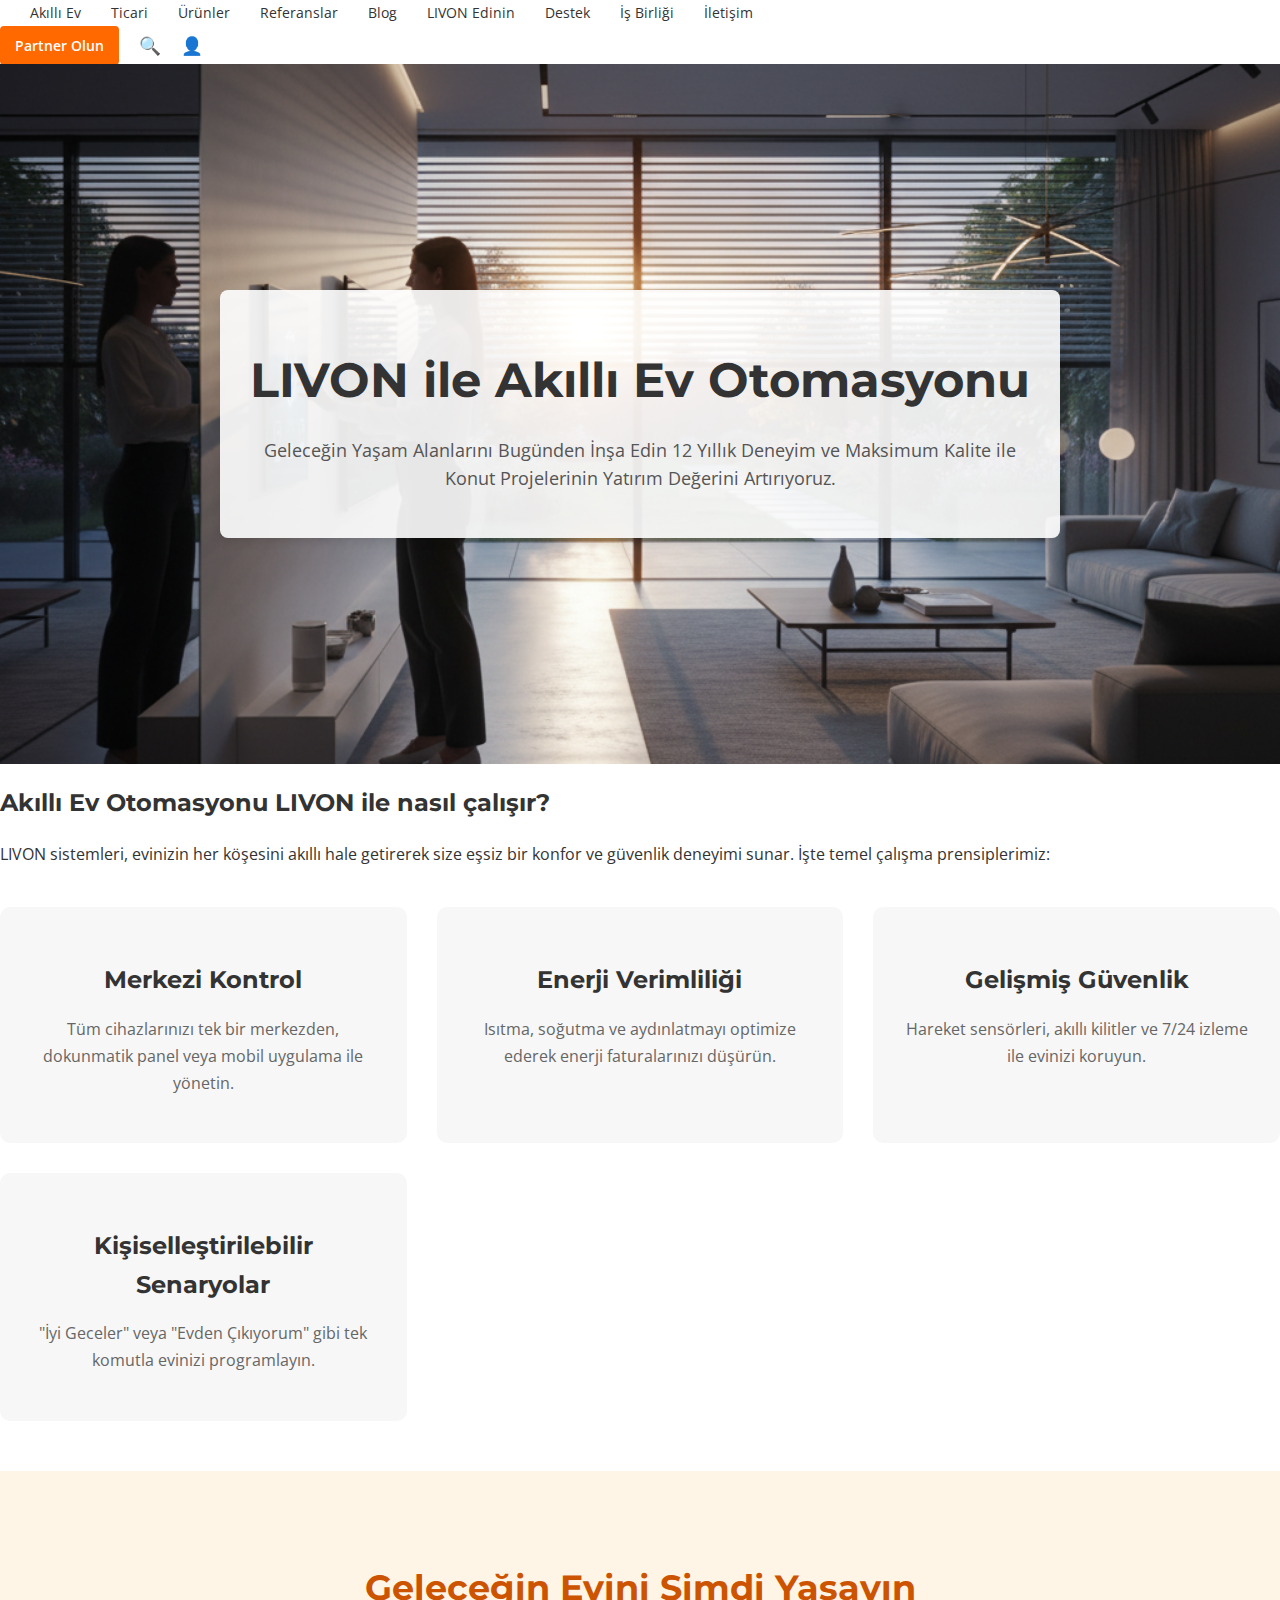
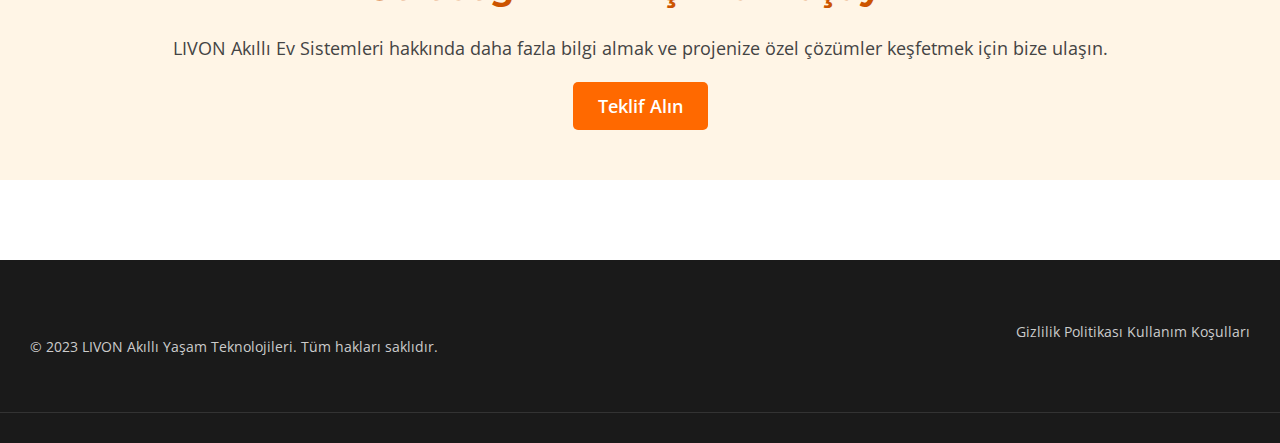
<file: index.html>
<!DOCTYPE html>
<html lang="tr">
<head>
    <meta charset="UTF-8">
    <meta name="viewport" content="width=device-width, initial-scale=1.0">
    <title>LIVON | Akıllı Ev Otomasyonu</title>
    <link rel="stylesheet" href="style.css">
    <link href="https://fonts.googleapis.com/css2?family=Montserrat:wght@400;600;700&family=Open+Sans:wght@400;600&display=swap" rel="stylesheet">
</head>
<body>

<ul class="nav-links">
    <li><a href="akilli-ev.html">Akıllı Ev</a></li>
    <li><a href="#">Ticari</a></li>
    <li><a href="#">Ürünler</a></li>
    <li><a href="#">Referanslar</a></li>
    <li><a href="#">Blog</a></li>
    <li><a href="#">LIVON Edinin</a></li>
    <li><a href="#">Destek</a></li>
    <li><a href="#">İş Birliği</a></li>
    <li><a href="#">İletişim</a></li>
</ul>
            <div class="nav-actions">
                <a href="#" class="btn-partner">Partner Olun</a>
                <a href="#" class="search-icon">🔍</a>
                <a href="#" class="user-icon">👤</a>
            </div>
        </div>
    </nav>

    <header class="hero-section">
        <div class="hero-content">
            <h1>LIVON ile Akıllı Ev Otomasyonu</h1>
            <p>Geleceğin Yaşam Alanlarını Bugünden İnşa Edin 12 Yıllık Deneyim ve Maksimum Kalite ile Konut Projelerinin Yatırım Değerini Artırıyoruz.</p>
        </div>
    </header>

    <section class="content-section">
        <h2>Akıllı Ev Otomasyonu LIVON ile nasıl çalışır?</h2>
        <p class="intro-text">LIVON sistemleri, evinizin her köşesini akıllı hale getirerek size eşsiz bir konfor ve güvenlik deneyimi sunar. İşte temel çalışma prensiplerimiz:</p>
        
        <div class="features-grid">
            <div class="feature-item">
                <h3>Merkezi Kontrol</h3>
                <p>Tüm cihazlarınızı tek bir merkezden, dokunmatik panel veya mobil uygulama ile yönetin.</p>
            </div>
            <div class="feature-item">
                <h3>Enerji Verimliliği</h3>
                <p>Isıtma, soğutma ve aydınlatmayı optimize ederek enerji faturalarınızı düşürün.</p>
            </div>
            <div class="feature-item">
                <h3>Gelişmiş Güvenlik</h3>
                <p>Hareket sensörleri, akıllı kilitler ve 7/24 izleme ile evinizi koruyun.</p>
            </div>
            <div class="feature-item">
                <h3>Kişiselleştirilebilir Senaryolar</h3>
                <p>"İyi Geceler" veya "Evden Çıkıyorum" gibi tek komutla evinizi programlayın.</p>
            </div>
        </div>
    </section>

    <section class="call-to-action">
        <h2>Geleceğin Evini Şimdi Yaşayın</h2>
        <p>LIVON Akıllı Ev Sistemleri hakkında daha fazla bilgi almak ve projenize özel çözümler keşfetmek için bize ulaşın.</p>
        <a href="#" class="btn-contact">Teklif Alın</a>
    </section>

    <footer class="footer">
        <div class="footer-container">
            <p>&copy; 2023 LIVON Akıllı Yaşam Teknolojileri. Tüm hakları saklıdır.</p>
            <div class="footer-links">
                <a href="#">Gizlilik Politikası</a>
                <a href="#">Kullanım Koşulları</a>
            </div>
        </div>
    </footer>

</body>
</html>
</file>
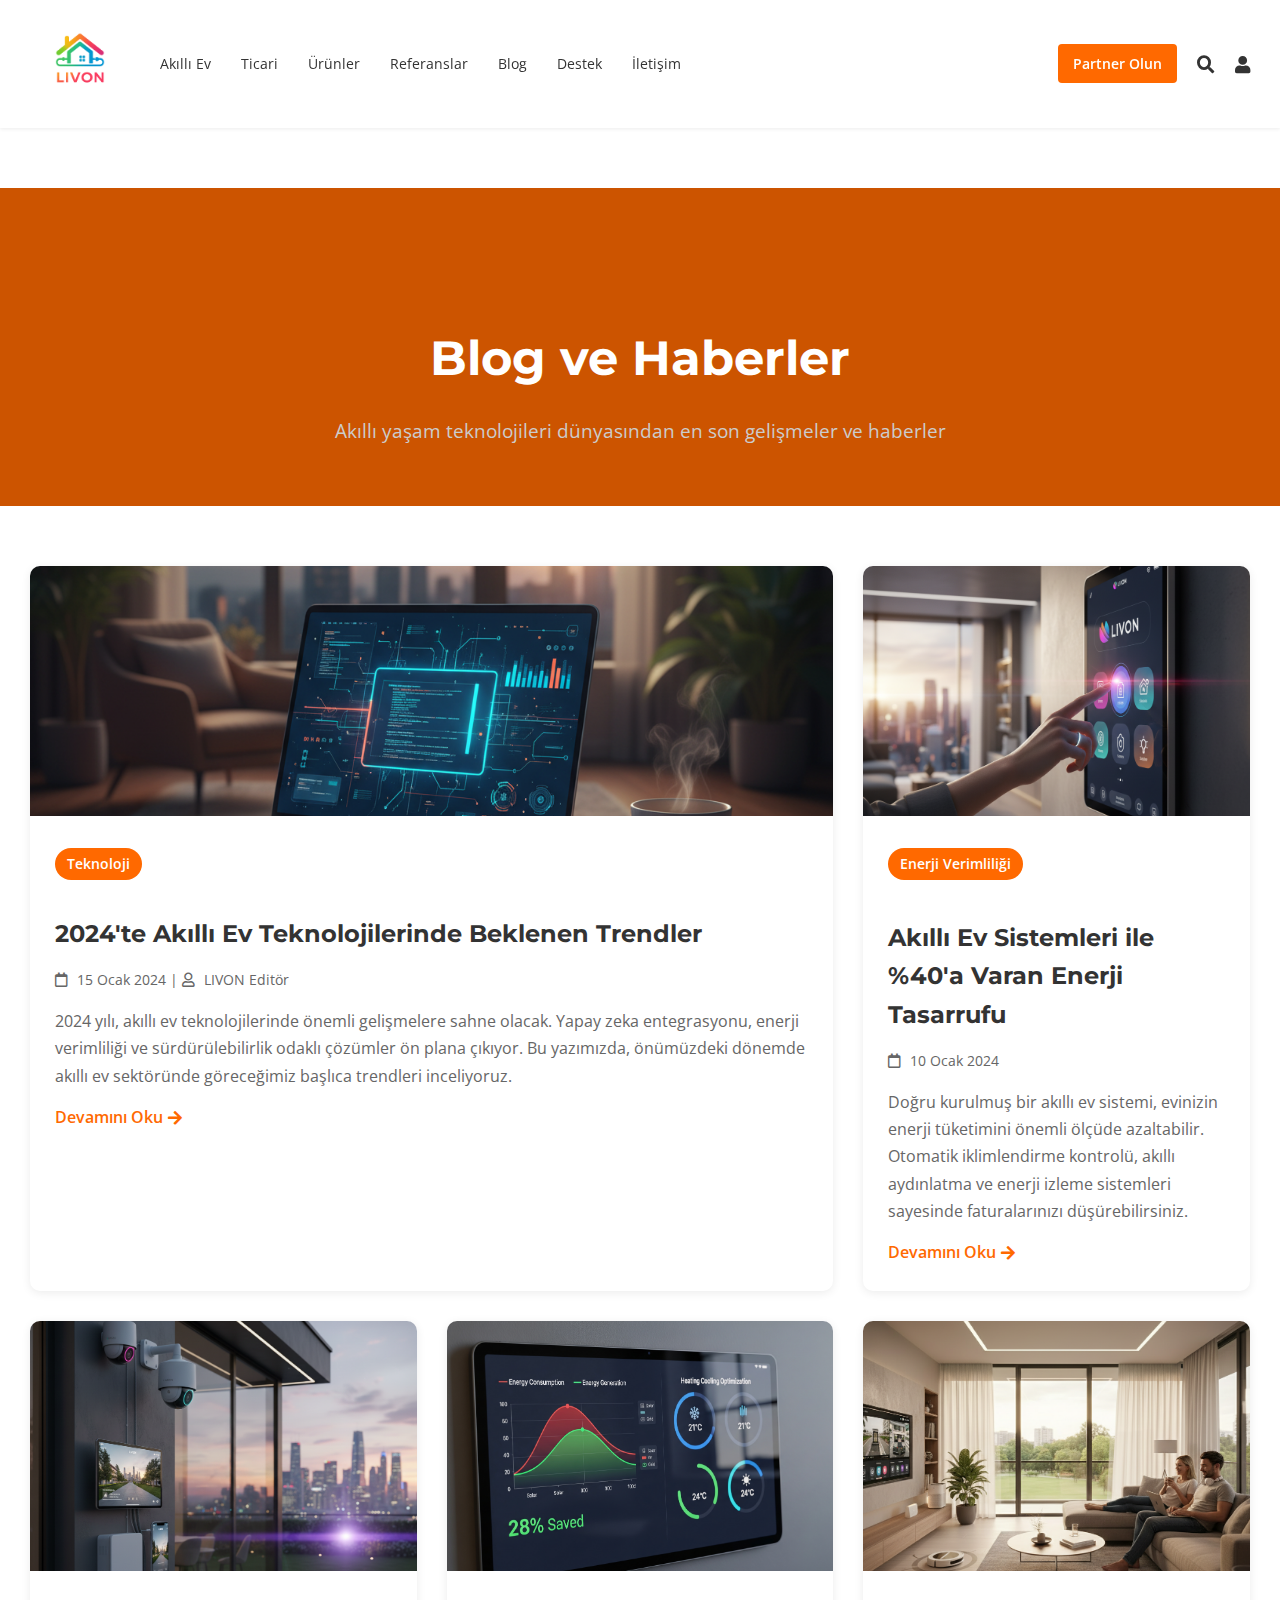
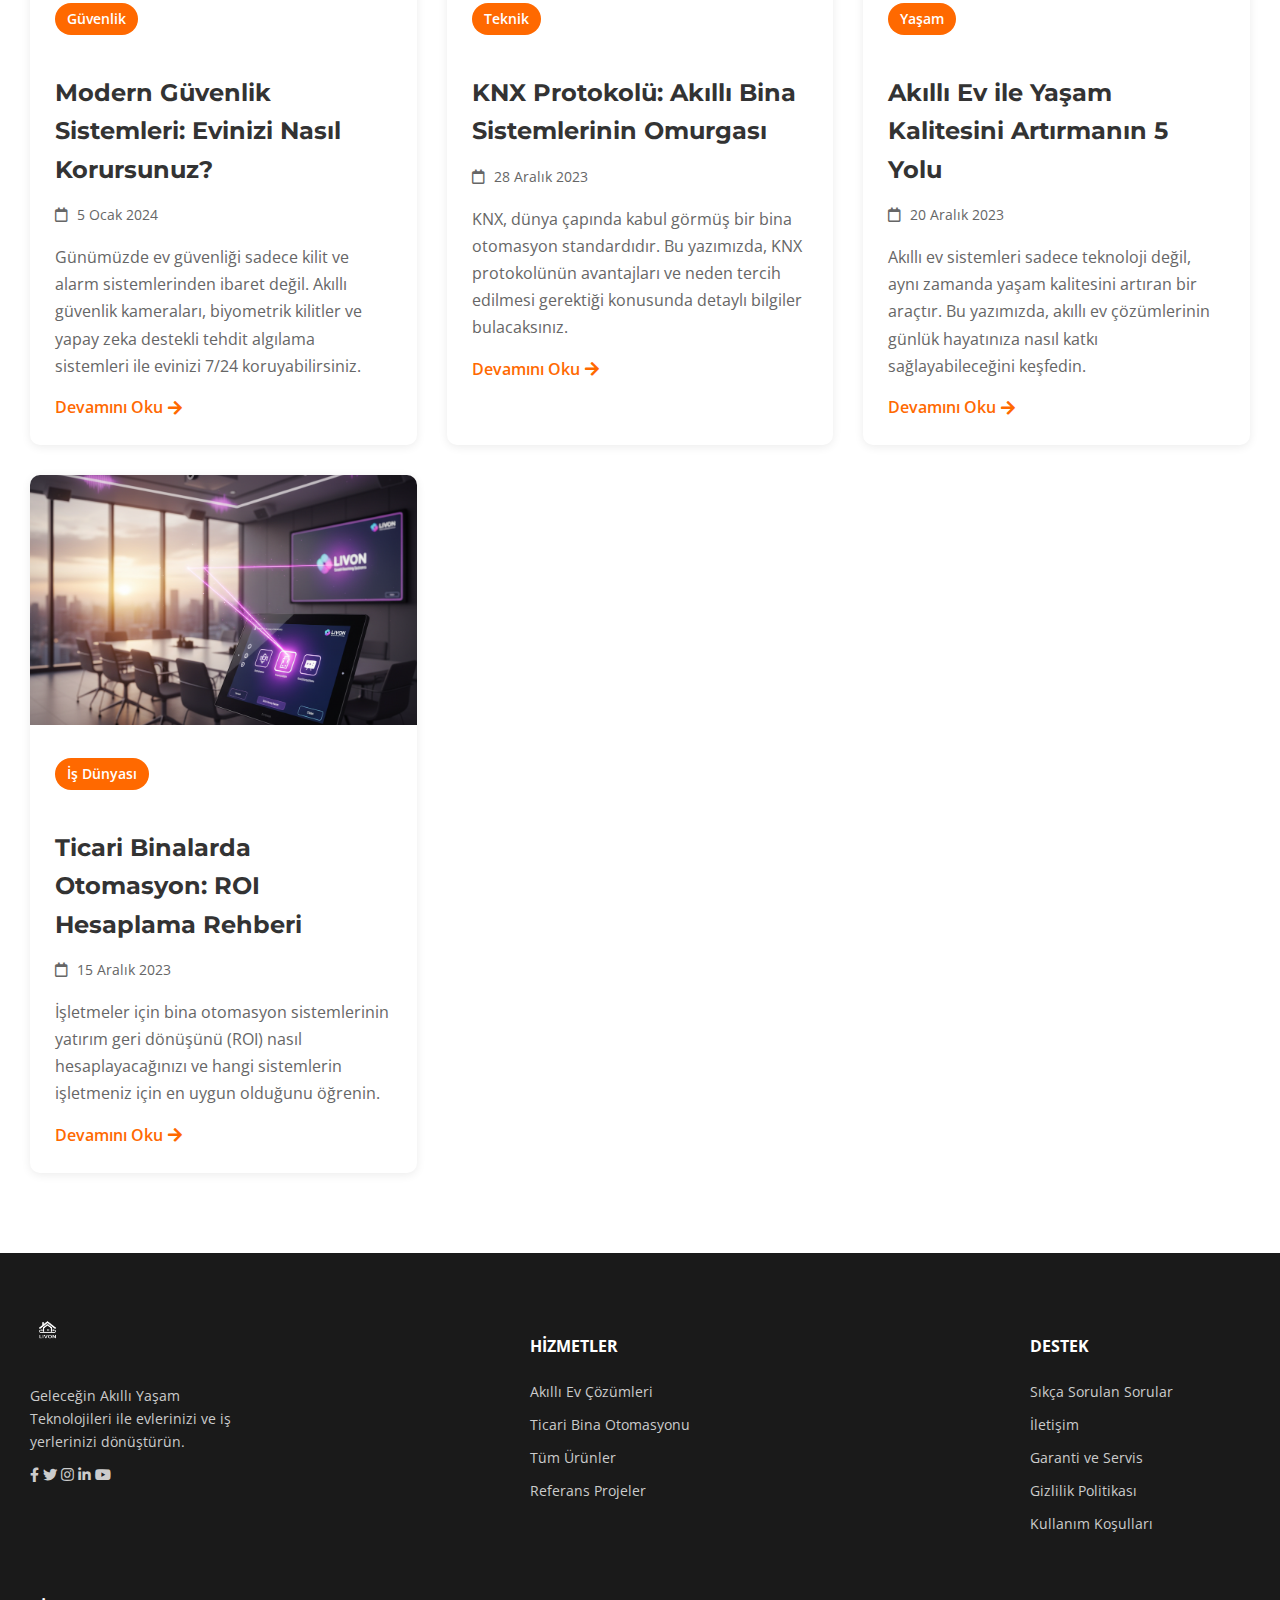
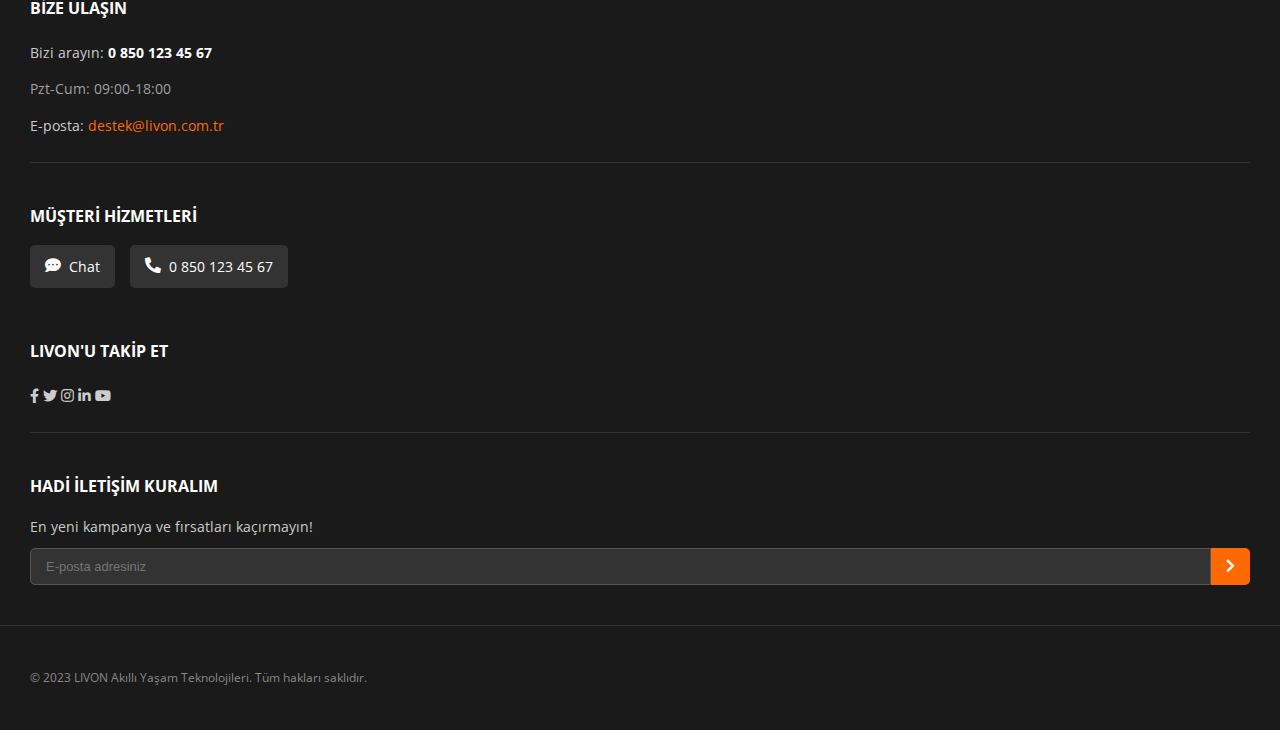
<file: blog.html>
<!DOCTYPE html>
<html lang="tr">
<head>
    <meta charset="UTF-8">
    <meta name="viewport" content="width=device-width, initial-scale=1.0">
    <title>Blog ve Haberler | LIVON Akıllı Yaşam Teknolojileri</title>
    <link rel="stylesheet" href="style.css">
    <link href="https://fonts.googleapis.com/css2?family=Montserrat:wght@400;600;700&family=Open+Sans:wght@300;400;600&display=swap" rel="stylesheet">
    <link rel="stylesheet" href="https://cdnjs.cloudflare.com/ajax/libs/font-awesome/5.15.4/css/all.min.css">
</head>
<body>

    <nav class="navbar">
        <div class="navbar-container">
            <a href="index.html" class="navbar-brand">
                <img src="resim/onlylogo.png" alt="LIVON Logo" class="nav-logo">
            </a>
            <button class="mobile-menu-toggle" aria-label="Menü">
                <i class="fas fa-bars"></i>
            </button>
            <ul class="nav-links">
                <li><a href="akilli-ev.html">Akıllı Ev</a></li>
                <li><a href="ticari.html">Ticari</a></li>
                <li><a href="urunler.html">Ürünler</a></li>
                <li><a href="referanslar.html">Referanslar</a></li>
                <li><a href="blog.html">Blog</a></li>
                <li><a href="destek.html">Destek</a></li>
                <li><a href="iletisim.html">İletişim</a></li>
            </ul>
            <div class="nav-actions">
                <a href="#" class="btn-partner">Partner Olun</a>
                <a href="#" class="search-icon"><i class="fas fa-search"></i></a>
                <a href="#" class="user-icon"><i class="fas fa-user"></i></a>
            </div>
        </div>
    </nav>

    <header class="page-title-section">
        <div class="page-title-content">
            <h1>Blog ve Haberler</h1>
            <p>Akıllı yaşam teknolojileri dünyasından en son gelişmeler ve haberler</p>
        </div>
    </header>

    <section class="content-section">
        <div class="blog-grid">
            <article class="blog-item featured">
                <img src="resim/haber.png" alt="Akıllı Ev Teknolojileri">
                <div class="blog-content">
                    <span class="blog-category">Teknoloji</span>
                    <h2>2024'te Akıllı Ev Teknolojilerinde Beklenen Trendler</h2>
                    <p class="blog-meta"><i class="far fa-calendar"></i> 15 Ocak 2024 | <i class="far fa-user"></i> LIVON Editör</p>
                    <p>2024 yılı, akıllı ev teknolojilerinde önemli gelişmelere sahne olacak. Yapay zeka entegrasyonu, enerji verimliliği ve sürdürülebilirlik odaklı çözümler ön plana çıkıyor. Bu yazımızda, önümüzdeki dönemde akıllı ev sektöründe göreceğimiz başlıca trendleri inceliyoruz.</p>
                    <a href="#" class="blog-read-more">Devamını Oku <i class="fas fa-arrow-right"></i></a>
                </div>
            </article>

            <article class="blog-item">
                <img src="resim/akıllıev.png" alt="Enerji Tasarrufu">
                <div class="blog-content">
                    <span class="blog-category">Enerji Verimliliği</span>
                    <h3>Akıllı Ev Sistemleri ile %40'a Varan Enerji Tasarrufu</h3>
                    <p class="blog-meta"><i class="far fa-calendar"></i> 10 Ocak 2024</p>
                    <p>Doğru kurulmuş bir akıllı ev sistemi, evinizin enerji tüketimini önemli ölçüde azaltabilir. Otomatik iklimlendirme kontrolü, akıllı aydınlatma ve enerji izleme sistemleri sayesinde faturalarınızı düşürebilirsiniz.</p>
                    <a href="#" class="blog-read-more">Devamını Oku <i class="fas fa-arrow-right"></i></a>
                </div>
            </article>

            <article class="blog-item">
                <img src="resim/maksgüvenlik.png" alt="Güvenlik Sistemleri">
                <div class="blog-content">
                    <span class="blog-category">Güvenlik</span>
                    <h3>Modern Güvenlik Sistemleri: Evinizi Nasıl Korursunuz?</h3>
                    <p class="blog-meta"><i class="far fa-calendar"></i> 5 Ocak 2024</p>
                    <p>Günümüzde ev güvenliği sadece kilit ve alarm sistemlerinden ibaret değil. Akıllı güvenlik kameraları, biyometrik kilitler ve yapay zeka destekli tehdit algılama sistemleri ile evinizi 7/24 koruyabilirsiniz.</p>
                    <a href="#" class="blog-read-more">Devamını Oku <i class="fas fa-arrow-right"></i></a>
                </div>
            </article>

            <article class="blog-item">
                <img src="resim/verimlilik.png" alt="KNX Protokolü">
                <div class="blog-content">
                    <span class="blog-category">Teknik</span>
                    <h3>KNX Protokolü: Akıllı Bina Sistemlerinin Omurgası</h3>
                    <p class="blog-meta"><i class="far fa-calendar"></i> 28 Aralık 2023</p>
                    <p>KNX, dünya çapında kabul görmüş bir bina otomasyon standardıdır. Bu yazımızda, KNX protokolünün avantajları ve neden tercih edilmesi gerektiği konusunda detaylı bilgiler bulacaksınız.</p>
                    <a href="#" class="blog-read-more">Devamını Oku <i class="fas fa-arrow-right"></i></a>
                </div>
            </article>

            <article class="blog-item">
                <img src="resim/konforveyaşamtarzı.png" alt="Konfor">
                <div class="blog-content">
                    <span class="blog-category">Yaşam</span>
                    <h3>Akıllı Ev ile Yaşam Kalitesini Artırmanın 5 Yolu</h3>
                    <p class="blog-meta"><i class="far fa-calendar"></i> 20 Aralık 2023</p>
                    <p>Akıllı ev sistemleri sadece teknoloji değil, aynı zamanda yaşam kalitesini artıran bir araçtır. Bu yazımızda, akıllı ev çözümlerinin günlük hayatınıza nasıl katkı sağlayabileceğini keşfedin.</p>
                    <a href="#" class="blog-read-more">Devamını Oku <i class="fas fa-arrow-right"></i></a>
                </div>
            </article>

            <article class="blog-item">
                <img src="resim/ticari.png" alt="Ticari Otomasyon">
                <div class="blog-content">
                    <span class="blog-category">İş Dünyası</span>
                    <h3>Ticari Binalarda Otomasyon: ROI Hesaplama Rehberi</h3>
                    <p class="blog-meta"><i class="far fa-calendar"></i> 15 Aralık 2023</p>
                    <p>İşletmeler için bina otomasyon sistemlerinin yatırım geri dönüşünü (ROI) nasıl hesaplayacağınızı ve hangi sistemlerin işletmeniz için en uygun olduğunu öğrenin.</p>
                    <a href="#" class="blog-read-more">Devamını Oku <i class="fas fa-arrow-right"></i></a>
                </div>
            </article>
        </div>
    </section>

    <footer class="footer">
        <div class="footer-container">
            <div class="footer-col">
                <img src="resim/onlylogo.png" alt="LIVON Logo" class="footer-logo">
                <p>Geleceğin Akıllı Yaşam Teknolojileri ile evlerinizi ve iş yerlerinizi dönüştürün.</p>
                <div class="social-icons">
                    <a href="#"><i class="fab fa-facebook-f"></i></a>
                    <a href="#"><i class="fab fa-twitter"></i></a>
                    <a href="#"><i class="fab fa-instagram"></i></a>
                    <a href="#"><i class="fab fa-linkedin-in"></i></a>
                    <a href="#"><i class="fab fa-youtube"></i></a>
                </div>
            </div>

            <div class="footer-col">
                <h4>Hizmetler</h4>
                <ul>
                    <li><a href="akilli-ev.html">Akıllı Ev Çözümleri</a></li>
                    <li><a href="ticari.html">Ticari Bina Otomasyonu</a></li>
                    <li><a href="urunler.html">Tüm Ürünler</a></li>
                    <li><a href="referanslar.html">Referans Projeler</a></li>
                </ul>
            </div>

            <div class="footer-col">
                <h4>Destek</h4>
                <ul>
                    <li><a href="destek.html">Sıkça Sorulan Sorular</a></li>
                    <li><a href="iletisim.html">İletişim</a></li>
                    <li><a href="destek.html">Garanti ve Servis</a></li>
                    <li><a href="#">Gizlilik Politikası</a></li>
                    <li><a href="#">Kullanım Koşulları</a></li>
                </ul>
            </div>

            <div class="footer-col contact-info full-width-mobile">
                <h4>Bize Ulaşın</h4>
                <p>Bizi arayın: <strong>0 850 123 45 67</strong></p>
                <p class="hours">Pzt-Cum: 09:00-18:00</p>
                <p>E-posta: <a href="mailto:destek@livon.com.tr">destek@livon.com.tr</a></p>
                
                <div class="customer-service">
                    <h4>Müşteri Hizmetleri</h4>
                    <div class="service-links">
                        <a href="#"><i class="fas fa-comment-dots"></i> Chat</a>
                        <a href="tel:08501234567"><i class="fas fa-phone-alt"></i> 0 850 123 45 67</a>
                    </div>
                </div>
            </div>

            <div class="footer-col full-width-mobile">
                <h4>LIVON'u Takip Et</h4>
                <div class="social-icons">
                    <a href="#"><i class="fab fa-facebook-f"></i></a>
                    <a href="#"><i class="fab fa-twitter"></i></a>
                    <a href="#"><i class="fab fa-instagram"></i></a>
                    <a href="#"><i class="fab fa-linkedin-in"></i></a>
                    <a href="#"><i class="fab fa-youtube"></i></a>
                </div>

                <div class="newsletter-signup">
                    <h4>Hadi İletişim Kuralım</h4>
                    <p>En yeni kampanya ve fırsatları kaçırmayın!</p>
                    <div class="input-group">
                        <input type="email" placeholder="E-posta adresiniz">
                        <button type="submit"><i class="fas fa-chevron-right"></i></button>
                    </div>
                </div>
            </div>

        </div>

        <div class="footer-bottom">
            <p>&copy; 2023 LIVON Akıllı Yaşam Teknolojileri. Tüm hakları saklıdır.</p>
        </div>
    </footer>

    <script src="script.js"></script>
</body>
</html>
</file>
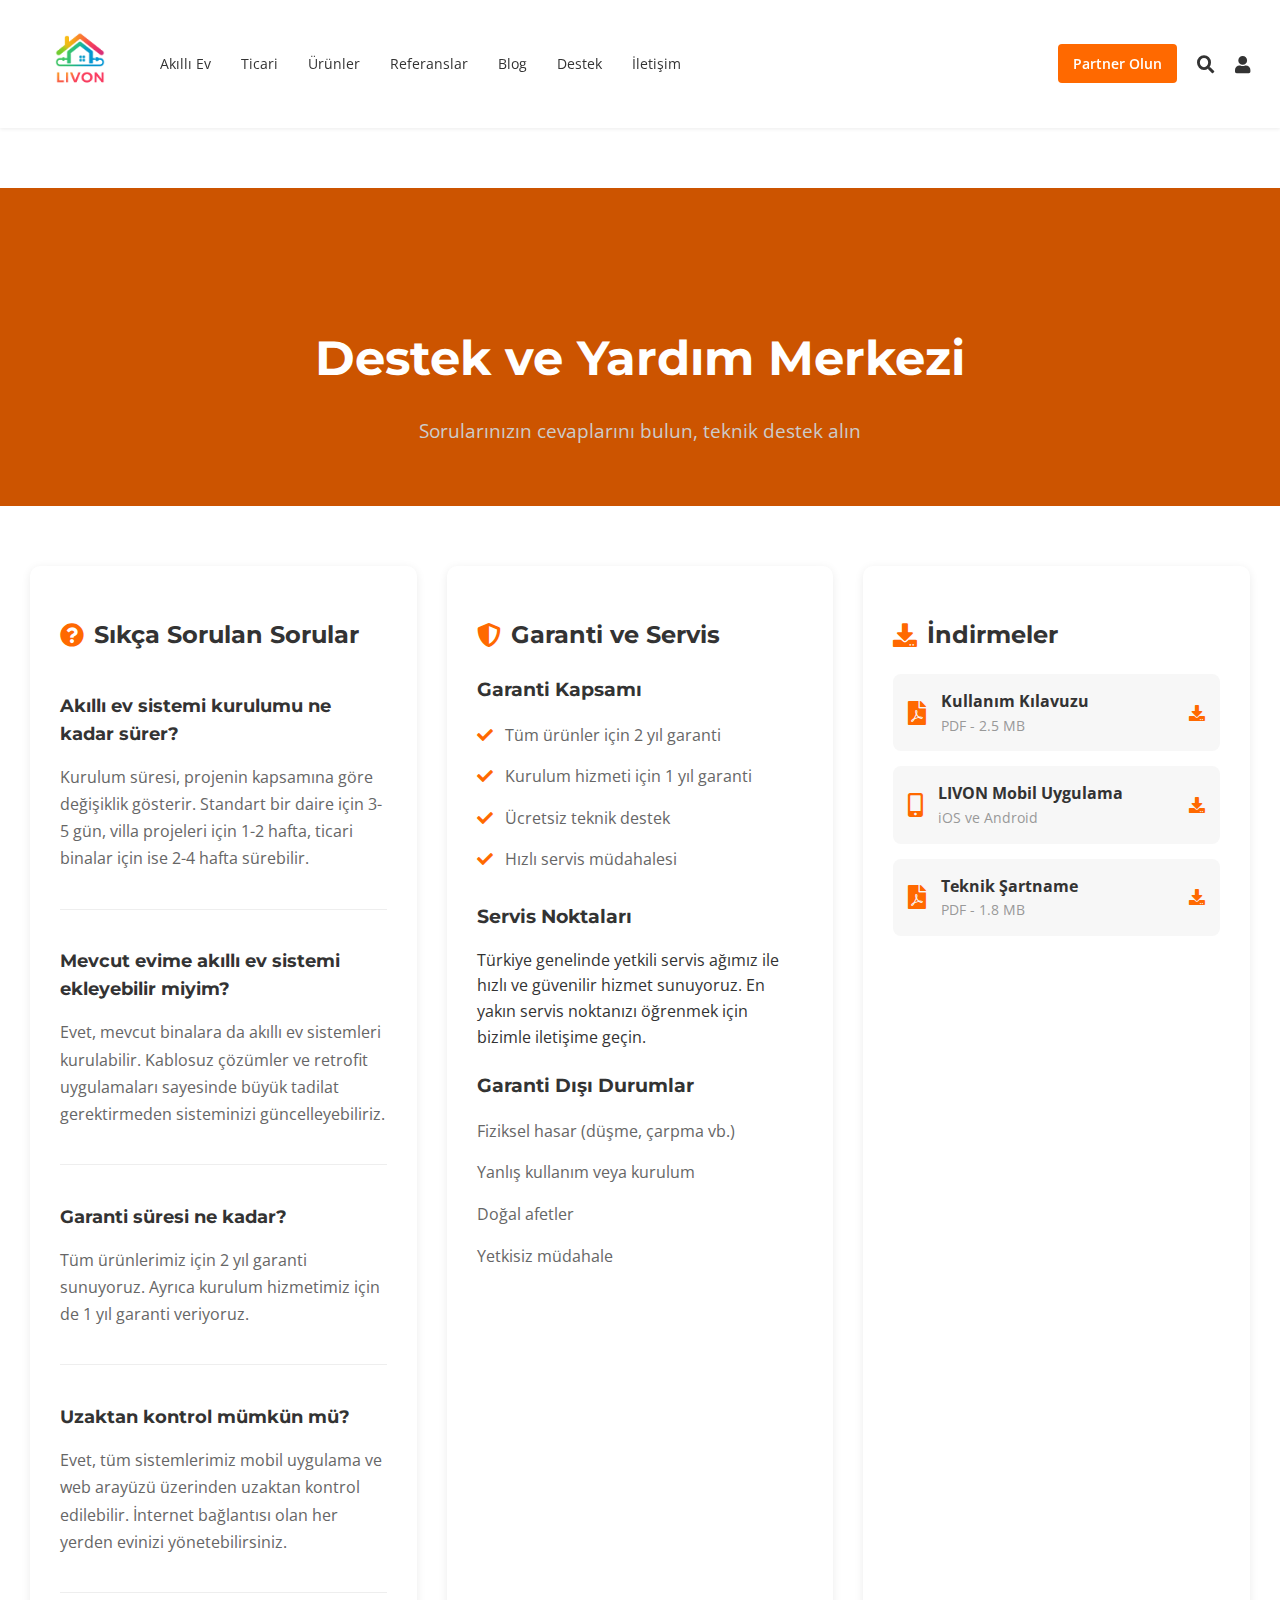
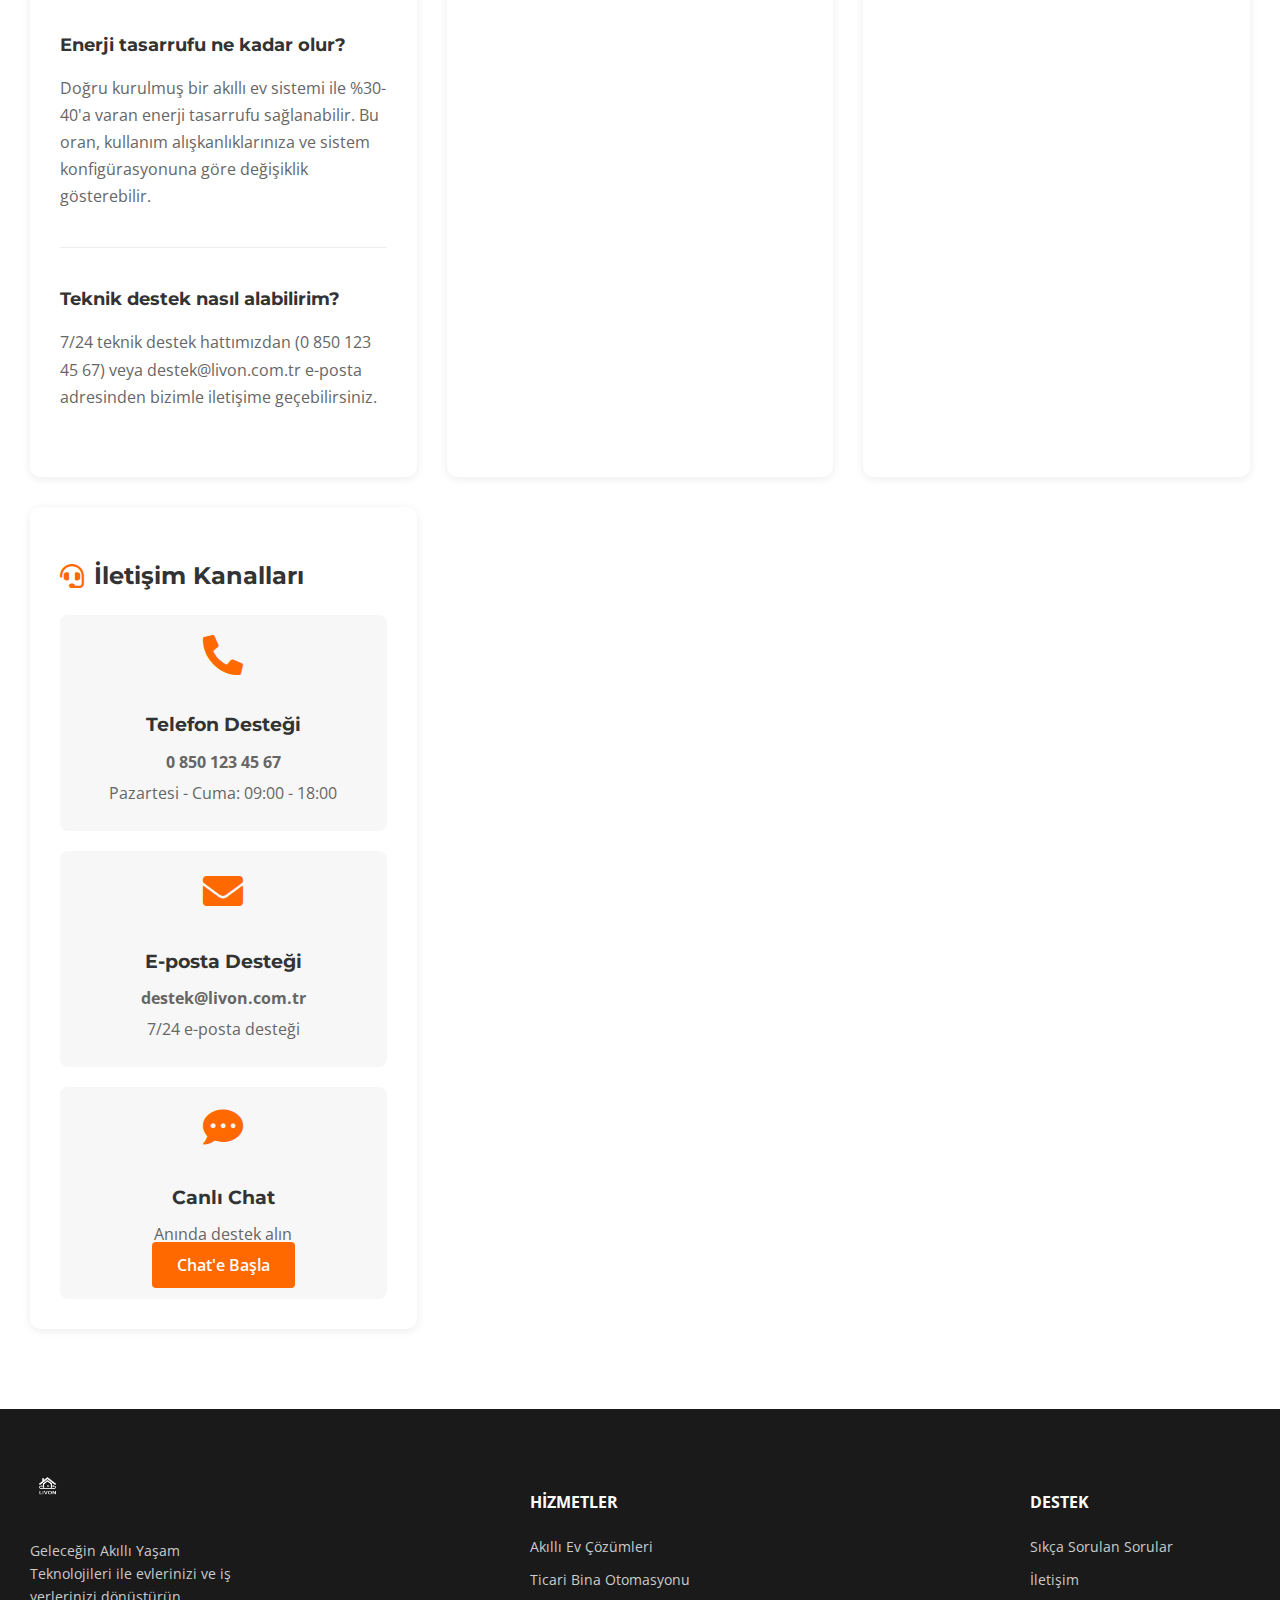
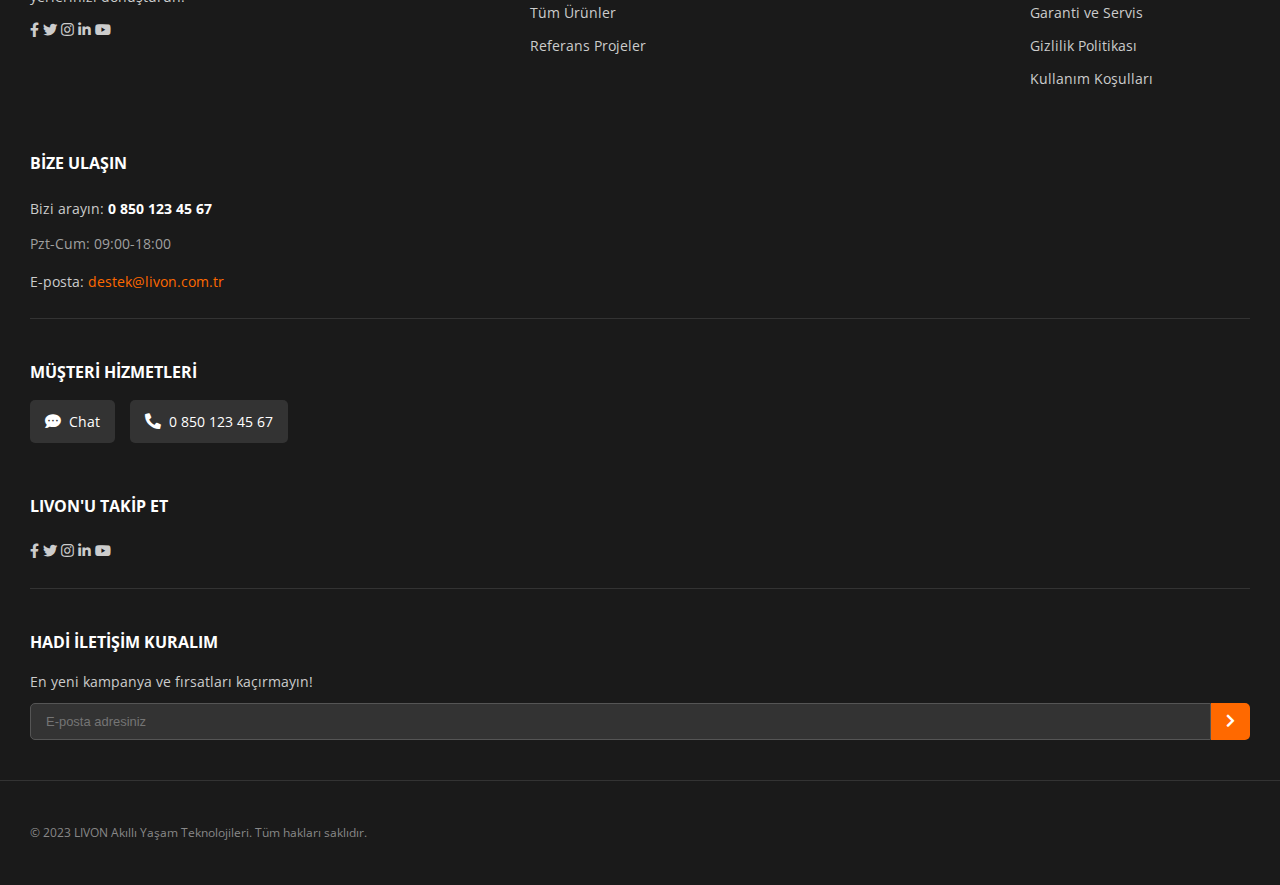
<file: destek.html>
<!DOCTYPE html>
<html lang="tr">
<head>
    <meta charset="UTF-8">
    <meta name="viewport" content="width=device-width, initial-scale=1.0">
    <title>Destek ve Yardım | LIVON Akıllı Yaşam Teknolojileri</title>
    <link rel="stylesheet" href="style.css">
    <link href="https://fonts.googleapis.com/css2?family=Montserrat:wght@400;600;700&family=Open+Sans:wght@300;400;600&display=swap" rel="stylesheet">
    <link rel="stylesheet" href="https://cdnjs.cloudflare.com/ajax/libs/font-awesome/5.15.4/css/all.min.css">
</head>
<body>

    <nav class="navbar">
        <div class="navbar-container">
            <a href="index.html" class="navbar-brand">
                <img src="resim/onlylogo.png" alt="LIVON Logo" class="nav-logo">
            </a>
            <button class="mobile-menu-toggle" aria-label="Menü">
                <i class="fas fa-bars"></i>
            </button>
            <ul class="nav-links">
                <li><a href="akilli-ev.html">Akıllı Ev</a></li>
                <li><a href="ticari.html">Ticari</a></li>
                <li><a href="urunler.html">Ürünler</a></li>
                <li><a href="referanslar.html">Referanslar</a></li>
                <li><a href="blog.html">Blog</a></li>
                <li><a href="destek.html">Destek</a></li>
                <li><a href="iletisim.html">İletişim</a></li>
            </ul>
            <div class="nav-actions">
                <a href="#" class="btn-partner">Partner Olun</a>
                <a href="#" class="search-icon"><i class="fas fa-search"></i></a>
                <a href="#" class="user-icon"><i class="fas fa-user"></i></a>
            </div>
        </div>
    </nav>

    <header class="page-title-section">
        <div class="page-title-content">
            <h1>Destek ve Yardım Merkezi</h1>
            <p>Sorularınızın cevaplarını bulun, teknik destek alın</p>
        </div>
    </header>

    <section class="content-section">
        <div class="support-grid">
            <div class="support-category">
                <h2><i class="fas fa-question-circle"></i> Sıkça Sorulan Sorular</h2>
                <div class="faq-list">
                    <div class="faq-item">
                        <h3>Akıllı ev sistemi kurulumu ne kadar sürer?</h3>
                        <p>Kurulum süresi, projenin kapsamına göre değişiklik gösterir. Standart bir daire için 3-5 gün, villa projeleri için 1-2 hafta, ticari binalar için ise 2-4 hafta sürebilir.</p>
                    </div>
                    <div class="faq-item">
                        <h3>Mevcut evime akıllı ev sistemi ekleyebilir miyim?</h3>
                        <p>Evet, mevcut binalara da akıllı ev sistemleri kurulabilir. Kablosuz çözümler ve retrofit uygulamaları sayesinde büyük tadilat gerektirmeden sisteminizi güncelleyebiliriz.</p>
                    </div>
                    <div class="faq-item">
                        <h3>Garanti süresi ne kadar?</h3>
                        <p>Tüm ürünlerimiz için 2 yıl garanti sunuyoruz. Ayrıca kurulum hizmetimiz için de 1 yıl garanti veriyoruz.</p>
                    </div>
                    <div class="faq-item">
                        <h3>Uzaktan kontrol mümkün mü?</h3>
                        <p>Evet, tüm sistemlerimiz mobil uygulama ve web arayüzü üzerinden uzaktan kontrol edilebilir. İnternet bağlantısı olan her yerden evinizi yönetebilirsiniz.</p>
                    </div>
                    <div class="faq-item">
                        <h3>Enerji tasarrufu ne kadar olur?</h3>
                        <p>Doğru kurulmuş bir akıllı ev sistemi ile %30-40'a varan enerji tasarrufu sağlanabilir. Bu oran, kullanım alışkanlıklarınıza ve sistem konfigürasyonuna göre değişiklik gösterebilir.</p>
                    </div>
                    <div class="faq-item">
                        <h3>Teknik destek nasıl alabilirim?</h3>
                        <p>7/24 teknik destek hattımızdan (0 850 123 45 67) veya destek@livon.com.tr e-posta adresinden bizimle iletişime geçebilirsiniz.</p>
                    </div>
                </div>
            </div>

            <div class="support-category">
                <h2><i class="fas fa-shield-alt"></i> Garanti ve Servis</h2>
                <div class="warranty-info">
                    <h3>Garanti Kapsamı</h3>
                    <ul>
                        <li><i class="fas fa-check"></i> Tüm ürünler için 2 yıl garanti</li>
                        <li><i class="fas fa-check"></i> Kurulum hizmeti için 1 yıl garanti</li>
                        <li><i class="fas fa-check"></i> Ücretsiz teknik destek</li>
                        <li><i class="fas fa-check"></i> Hızlı servis müdahalesi</li>
                    </ul>

                    <h3>Servis Noktaları</h3>
                    <p>Türkiye genelinde yetkili servis ağımız ile hızlı ve güvenilir hizmet sunuyoruz. En yakın servis noktanızı öğrenmek için bizimle iletişime geçin.</p>

                    <h3>Garanti Dışı Durumlar</h3>
                    <ul>
                        <li>Fiziksel hasar (düşme, çarpma vb.)</li>
                        <li>Yanlış kullanım veya kurulum</li>
                        <li>Doğal afetler</li>
                        <li>Yetkisiz müdahale</li>
                    </ul>
                </div>
            </div>

            <div class="support-category">
                <h2><i class="fas fa-download"></i> İndirmeler</h2>
                <div class="downloads-list">
                    <a href="#" class="download-item">
                        <i class="fas fa-file-pdf"></i>
                        <div>
                            <h4>Kullanım Kılavuzu</h4>
                            <p>PDF - 2.5 MB</p>
                        </div>
                        <i class="fas fa-download"></i>
                    </a>
                    <a href="#" class="download-item">
                        <i class="fas fa-mobile-alt"></i>
                        <div>
                            <h4>LIVON Mobil Uygulama</h4>
                            <p>iOS ve Android</p>
                        </div>
                        <i class="fas fa-download"></i>
                    </a>
                    <a href="#" class="download-item">
                        <i class="fas fa-file-pdf"></i>
                        <div>
                            <h4>Teknik Şartname</h4>
                            <p>PDF - 1.8 MB</p>
                        </div>
                        <i class="fas fa-download"></i>
                    </a>
                </div>
            </div>

            <div class="support-category">
                <h2><i class="fas fa-headset"></i> İletişim Kanalları</h2>
                <div class="contact-channels">
                    <div class="channel-item">
                        <i class="fas fa-phone-alt"></i>
                        <h3>Telefon Desteği</h3>
                        <p><strong>0 850 123 45 67</strong></p>
                        <p>Pazartesi - Cuma: 09:00 - 18:00</p>
                    </div>
                    <div class="channel-item">
                        <i class="fas fa-envelope"></i>
                        <h3>E-posta Desteği</h3>
                        <p><strong>destek@livon.com.tr</strong></p>
                        <p>7/24 e-posta desteği</p>
                    </div>
                    <div class="channel-item">
                        <i class="fas fa-comment-dots"></i>
                        <h3>Canlı Chat</h3>
                        <p>Anında destek alın</p>
                        <a href="#" class="btn-primary">Chat'e Başla</a>
                    </div>
                </div>
            </div>
        </div>
    </section>

    <footer class="footer">
        <div class="footer-container">
            <div class="footer-col">
                <img src="resim/onlylogo.png" alt="LIVON Logo" class="footer-logo">
                <p>Geleceğin Akıllı Yaşam Teknolojileri ile evlerinizi ve iş yerlerinizi dönüştürün.</p>
                <div class="social-icons">
                    <a href="#"><i class="fab fa-facebook-f"></i></a>
                    <a href="#"><i class="fab fa-twitter"></i></a>
                    <a href="#"><i class="fab fa-instagram"></i></a>
                    <a href="#"><i class="fab fa-linkedin-in"></i></a>
                    <a href="#"><i class="fab fa-youtube"></i></a>
                </div>
            </div>

            <div class="footer-col">
                <h4>Hizmetler</h4>
                <ul>
                    <li><a href="akilli-ev.html">Akıllı Ev Çözümleri</a></li>
                    <li><a href="ticari.html">Ticari Bina Otomasyonu</a></li>
                    <li><a href="urunler.html">Tüm Ürünler</a></li>
                    <li><a href="referanslar.html">Referans Projeler</a></li>
                </ul>
            </div>

            <div class="footer-col">
                <h4>Destek</h4>
                <ul>
                    <li><a href="destek.html">Sıkça Sorulan Sorular</a></li>
                    <li><a href="iletisim.html">İletişim</a></li>
                    <li><a href="destek.html">Garanti ve Servis</a></li>
                    <li><a href="#">Gizlilik Politikası</a></li>
                    <li><a href="#">Kullanım Koşulları</a></li>
                </ul>
            </div>

            <div class="footer-col contact-info full-width-mobile">
                <h4>Bize Ulaşın</h4>
                <p>Bizi arayın: <strong>0 850 123 45 67</strong></p>
                <p class="hours">Pzt-Cum: 09:00-18:00</p>
                <p>E-posta: <a href="mailto:destek@livon.com.tr">destek@livon.com.tr</a></p>
                
                <div class="customer-service">
                    <h4>Müşteri Hizmetleri</h4>
                    <div class="service-links">
                        <a href="#"><i class="fas fa-comment-dots"></i> Chat</a>
                        <a href="tel:08501234567"><i class="fas fa-phone-alt"></i> 0 850 123 45 67</a>
                    </div>
                </div>
            </div>

            <div class="footer-col full-width-mobile">
                <h4>LIVON'u Takip Et</h4>
                <div class="social-icons">
                    <a href="#"><i class="fab fa-facebook-f"></i></a>
                    <a href="#"><i class="fab fa-twitter"></i></a>
                    <a href="#"><i class="fab fa-instagram"></i></a>
                    <a href="#"><i class="fab fa-linkedin-in"></i></a>
                    <a href="#"><i class="fab fa-youtube"></i></a>
                </div>

                <div class="newsletter-signup">
                    <h4>Hadi İletişim Kuralım</h4>
                    <p>En yeni kampanya ve fırsatları kaçırmayın!</p>
                    <div class="input-group">
                        <input type="email" placeholder="E-posta adresiniz">
                        <button type="submit"><i class="fas fa-chevron-right"></i></button>
                    </div>
                </div>
            </div>

        </div>

        <div class="footer-bottom">
            <p>&copy; 2023 LIVON Akıllı Yaşam Teknolojileri. Tüm hakları saklıdır.</p>
        </div>
    </footer>

    <script src="script.js"></script>
</body>
</html>
</file>
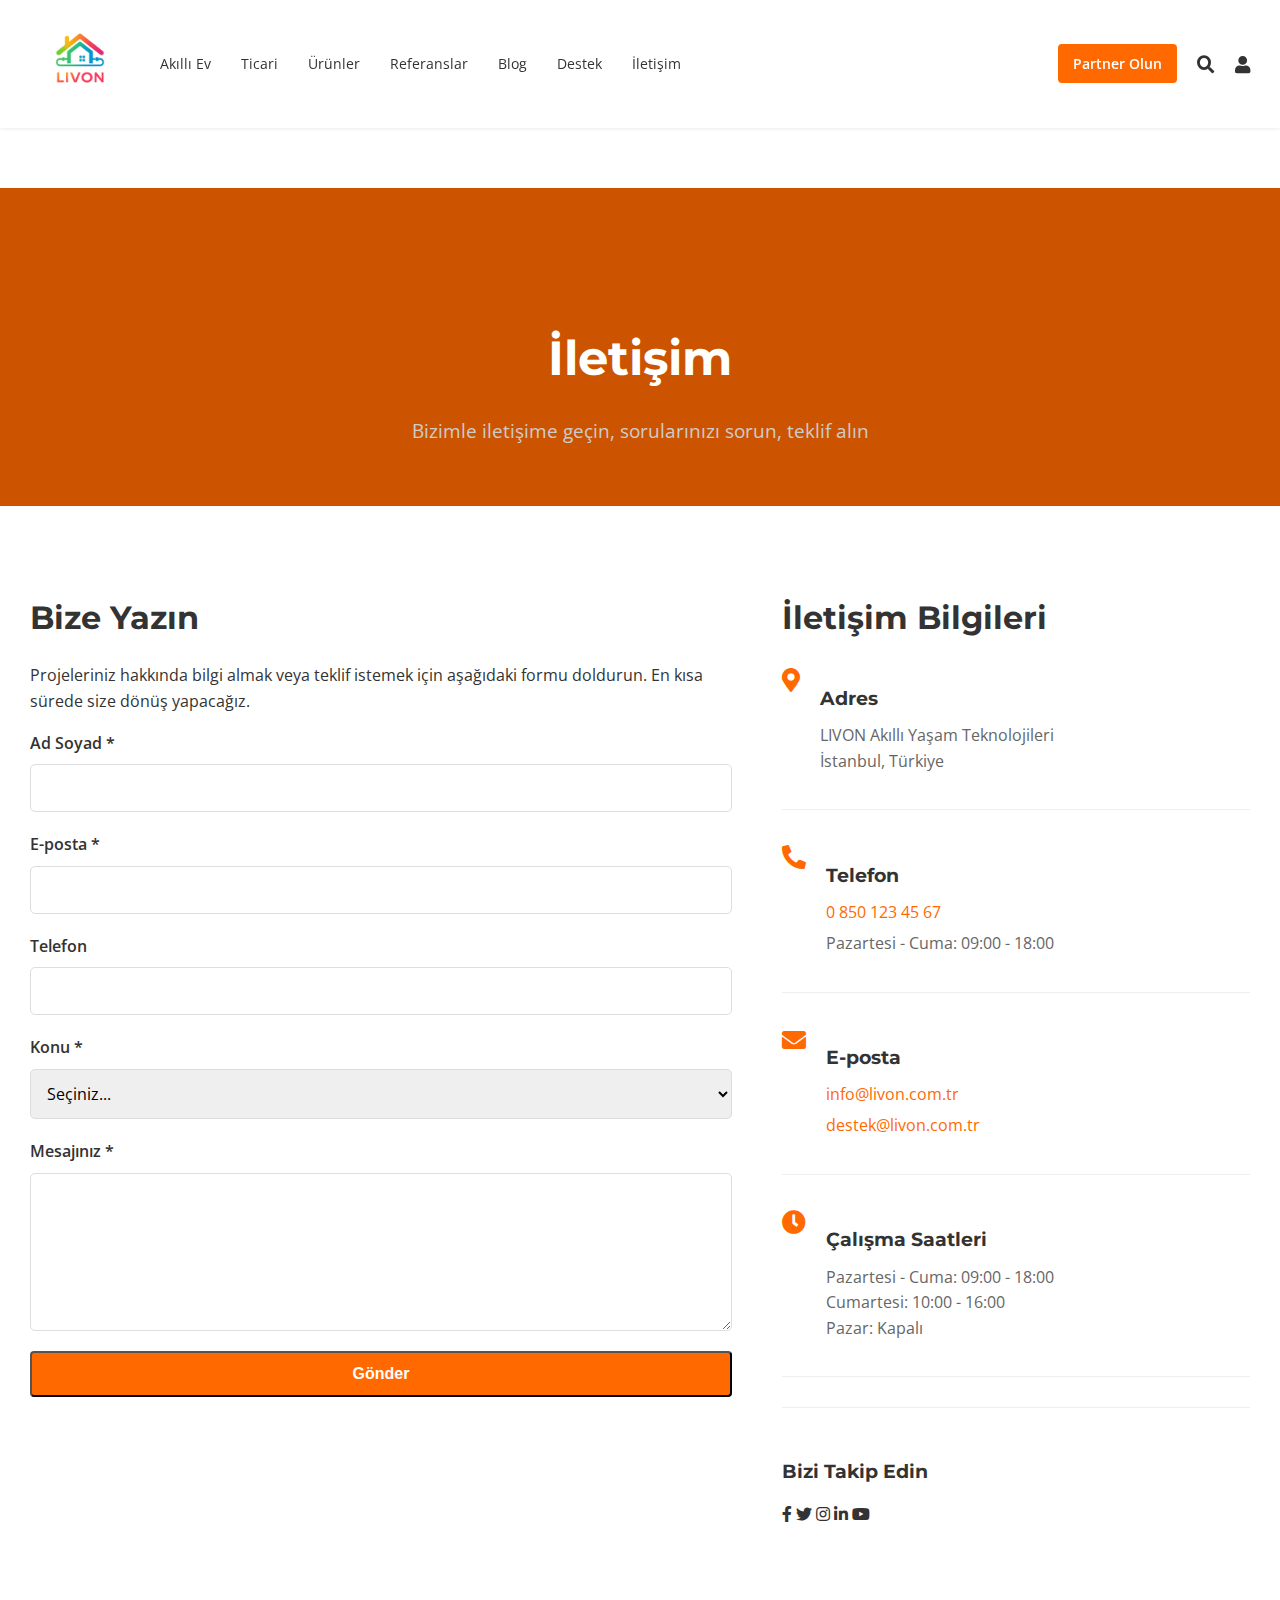
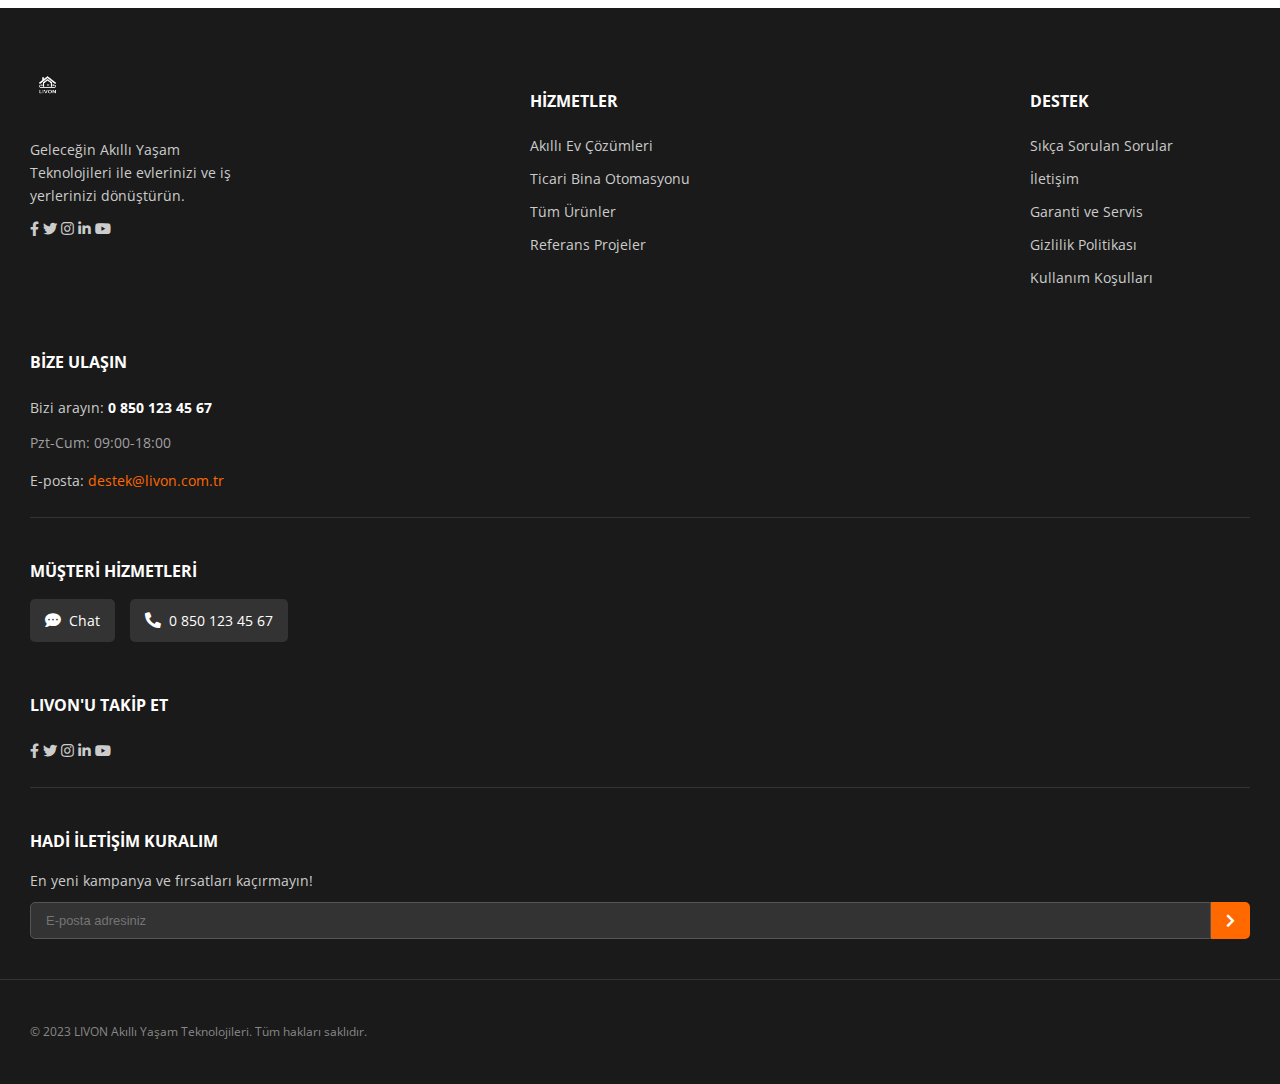
<file: iletisim.html>
<!DOCTYPE html>
<html lang="tr">
<head>
    <meta charset="UTF-8">
    <meta name="viewport" content="width=device-width, initial-scale=1.0">
    <title>İletişim | LIVON Akıllı Yaşam Teknolojileri</title>
    <link rel="stylesheet" href="style.css">
    <link href="https://fonts.googleapis.com/css2?family=Montserrat:wght@400;600;700&family=Open+Sans:wght@300;400;600&display=swap" rel="stylesheet">
    <link rel="stylesheet" href="https://cdnjs.cloudflare.com/ajax/libs/font-awesome/5.15.4/css/all.min.css">
</head>
<body>

    <nav class="navbar">
        <div class="navbar-container">
            <a href="index.html" class="navbar-brand">
                <img src="resim/onlylogo.png" alt="LIVON Logo" class="nav-logo">
            </a>
            <button class="mobile-menu-toggle" aria-label="Menü">
                <i class="fas fa-bars"></i>
            </button>
            <ul class="nav-links">
                <li><a href="akilli-ev.html">Akıllı Ev</a></li>
                <li><a href="ticari.html">Ticari</a></li>
                <li><a href="urunler.html">Ürünler</a></li>
                <li><a href="referanslar.html">Referanslar</a></li>
                <li><a href="blog.html">Blog</a></li>
                <li><a href="destek.html">Destek</a></li>
                <li><a href="iletisim.html">İletişim</a></li>
            </ul>
            <div class="nav-actions">
                <a href="#" class="btn-partner">Partner Olun</a>
                <a href="#" class="search-icon"><i class="fas fa-search"></i></a>
                <a href="#" class="user-icon"><i class="fas fa-user"></i></a>
            </div>
        </div>
    </nav>

    <header class="page-title-section">
        <div class="page-title-content">
            <h1>İletişim</h1>
            <p>Bizimle iletişime geçin, sorularınızı sorun, teklif alın</p>
        </div>
    </header>

    <section class="content-section">
        <div class="contact-wrapper">
            <div class="contact-form-section">
                <h2>Bize Yazın</h2>
                <p>Projeleriniz hakkında bilgi almak veya teklif istemek için aşağıdaki formu doldurun. En kısa sürede size dönüş yapacağız.</p>
                
                <form class="contact-form">
                    <div class="form-group">
                        <label for="name">Ad Soyad *</label>
                        <input type="text" id="name" name="name" required>
                    </div>
                    
                    <div class="form-group">
                        <label for="email">E-posta *</label>
                        <input type="email" id="email" name="email" required>
                    </div>
                    
                    <div class="form-group">
                        <label for="phone">Telefon</label>
                        <input type="tel" id="phone" name="phone">
                    </div>
                    
                    <div class="form-group">
                        <label for="subject">Konu *</label>
                        <select id="subject" name="subject" required>
                            <option value="">Seçiniz...</option>
                            <option value="akilli-ev">Akıllı Ev Çözümleri</option>
                            <option value="ticari">Ticari Bina Otomasyonu</option>
                            <option value="urunler">Ürün Bilgisi</option>
                            <option value="destek">Teknik Destek</option>
                            <option value="teklif">Teklif İsteği</option>
                            <option value="diger">Diğer</option>
                        </select>
                    </div>
                    
                    <div class="form-group">
                        <label for="message">Mesajınız *</label>
                        <textarea id="message" name="message" rows="6" required></textarea>
                    </div>
                    
                    <button type="submit" class="btn-primary">Gönder</button>
                </form>
            </div>

            <div class="contact-info-section">
                <h2>İletişim Bilgileri</h2>
                
                <div class="contact-info-item">
                    <i class="fas fa-map-marker-alt"></i>
                    <div>
                        <h3>Adres</h3>
                        <p>LIVON Akıllı Yaşam Teknolojileri<br>
                        İstanbul, Türkiye</p>
                    </div>
                </div>

                <div class="contact-info-item">
                    <i class="fas fa-phone-alt"></i>
                    <div>
                        <h3>Telefon</h3>
                        <p><a href="tel:08501234567">0 850 123 45 67</a></p>
                        <p class="hours">Pazartesi - Cuma: 09:00 - 18:00</p>
                    </div>
                </div>

                <div class="contact-info-item">
                    <i class="fas fa-envelope"></i>
                    <div>
                        <h3>E-posta</h3>
                        <p><a href="mailto:info@livon.com.tr">info@livon.com.tr</a></p>
                        <p><a href="mailto:destek@livon.com.tr">destek@livon.com.tr</a></p>
                    </div>
                </div>

                <div class="contact-info-item">
                    <i class="fas fa-clock"></i>
                    <div>
                        <h3>Çalışma Saatleri</h3>
                        <p>Pazartesi - Cuma: 09:00 - 18:00<br>
                        Cumartesi: 10:00 - 16:00<br>
                        Pazar: Kapalı</p>
                    </div>
                </div>

                <div class="social-contact">
                    <h3>Bizi Takip Edin</h3>
                    <div class="social-icons">
                        <a href="#"><i class="fab fa-facebook-f"></i></a>
                        <a href="#"><i class="fab fa-twitter"></i></a>
                        <a href="#"><i class="fab fa-instagram"></i></a>
                        <a href="#"><i class="fab fa-linkedin-in"></i></a>
                        <a href="#"><i class="fab fa-youtube"></i></a>
                    </div>
                </div>
            </div>
        </div>
    </section>

    <footer class="footer">
        <div class="footer-container">
            <div class="footer-col">
                <img src="resim/onlylogo.png" alt="LIVON Logo" class="footer-logo">
                <p>Geleceğin Akıllı Yaşam Teknolojileri ile evlerinizi ve iş yerlerinizi dönüştürün.</p>
                <div class="social-icons">
                    <a href="#"><i class="fab fa-facebook-f"></i></a>
                    <a href="#"><i class="fab fa-twitter"></i></a>
                    <a href="#"><i class="fab fa-instagram"></i></a>
                    <a href="#"><i class="fab fa-linkedin-in"></i></a>
                    <a href="#"><i class="fab fa-youtube"></i></a>
                </div>
            </div>

            <div class="footer-col">
                <h4>Hizmetler</h4>
                <ul>
                    <li><a href="akilli-ev.html">Akıllı Ev Çözümleri</a></li>
                    <li><a href="ticari.html">Ticari Bina Otomasyonu</a></li>
                    <li><a href="urunler.html">Tüm Ürünler</a></li>
                    <li><a href="referanslar.html">Referans Projeler</a></li>
                </ul>
            </div>

            <div class="footer-col">
                <h4>Destek</h4>
                <ul>
                    <li><a href="destek.html">Sıkça Sorulan Sorular</a></li>
                    <li><a href="iletisim.html">İletişim</a></li>
                    <li><a href="destek.html">Garanti ve Servis</a></li>
                    <li><a href="#">Gizlilik Politikası</a></li>
                    <li><a href="#">Kullanım Koşulları</a></li>
                </ul>
            </div>

            <div class="footer-col contact-info full-width-mobile">
                <h4>Bize Ulaşın</h4>
                <p>Bizi arayın: <strong>0 850 123 45 67</strong></p>
                <p class="hours">Pzt-Cum: 09:00-18:00</p>
                <p>E-posta: <a href="mailto:destek@livon.com.tr">destek@livon.com.tr</a></p>
                
                <div class="customer-service">
                    <h4>Müşteri Hizmetleri</h4>
                    <div class="service-links">
                        <a href="#"><i class="fas fa-comment-dots"></i> Chat</a>
                        <a href="tel:08501234567"><i class="fas fa-phone-alt"></i> 0 850 123 45 67</a>
                    </div>
                </div>
            </div>

            <div class="footer-col full-width-mobile">
                <h4>LIVON'u Takip Et</h4>
                <div class="social-icons">
                    <a href="#"><i class="fab fa-facebook-f"></i></a>
                    <a href="#"><i class="fab fa-twitter"></i></a>
                    <a href="#"><i class="fab fa-instagram"></i></a>
                    <a href="#"><i class="fab fa-linkedin-in"></i></a>
                    <a href="#"><i class="fab fa-youtube"></i></a>
                </div>

                <div class="newsletter-signup">
                    <h4>Hadi İletişim Kuralım</h4>
                    <p>En yeni kampanya ve fırsatları kaçırmayın!</p>
                    <div class="input-group">
                        <input type="email" placeholder="E-posta adresiniz">
                        <button type="submit"><i class="fas fa-chevron-right"></i></button>
                    </div>
                </div>
            </div>

        </div>

        <div class="footer-bottom">
            <p>&copy; 2023 LIVON Akıllı Yaşam Teknolojileri. Tüm hakları saklıdır.</p>
        </div>
    </footer>

    <script src="script.js"></script>
</body>
</html>
</file>
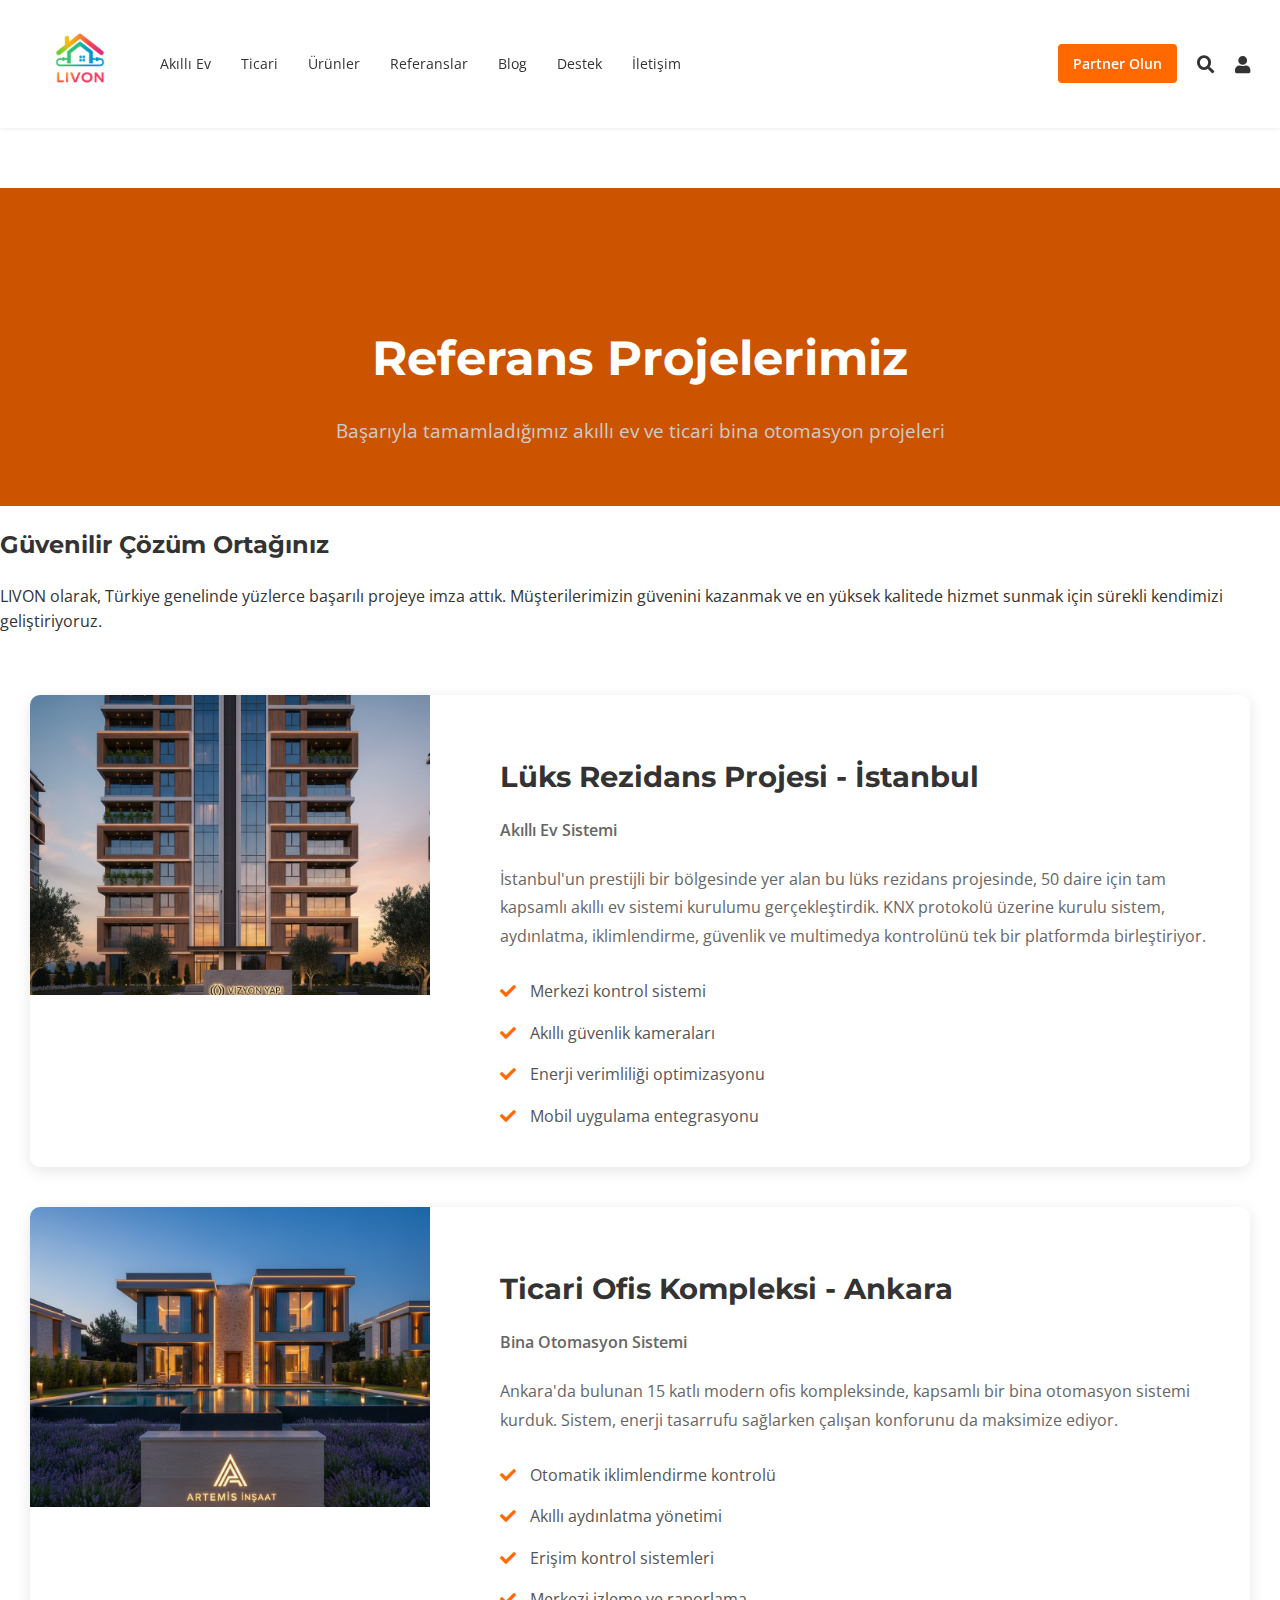
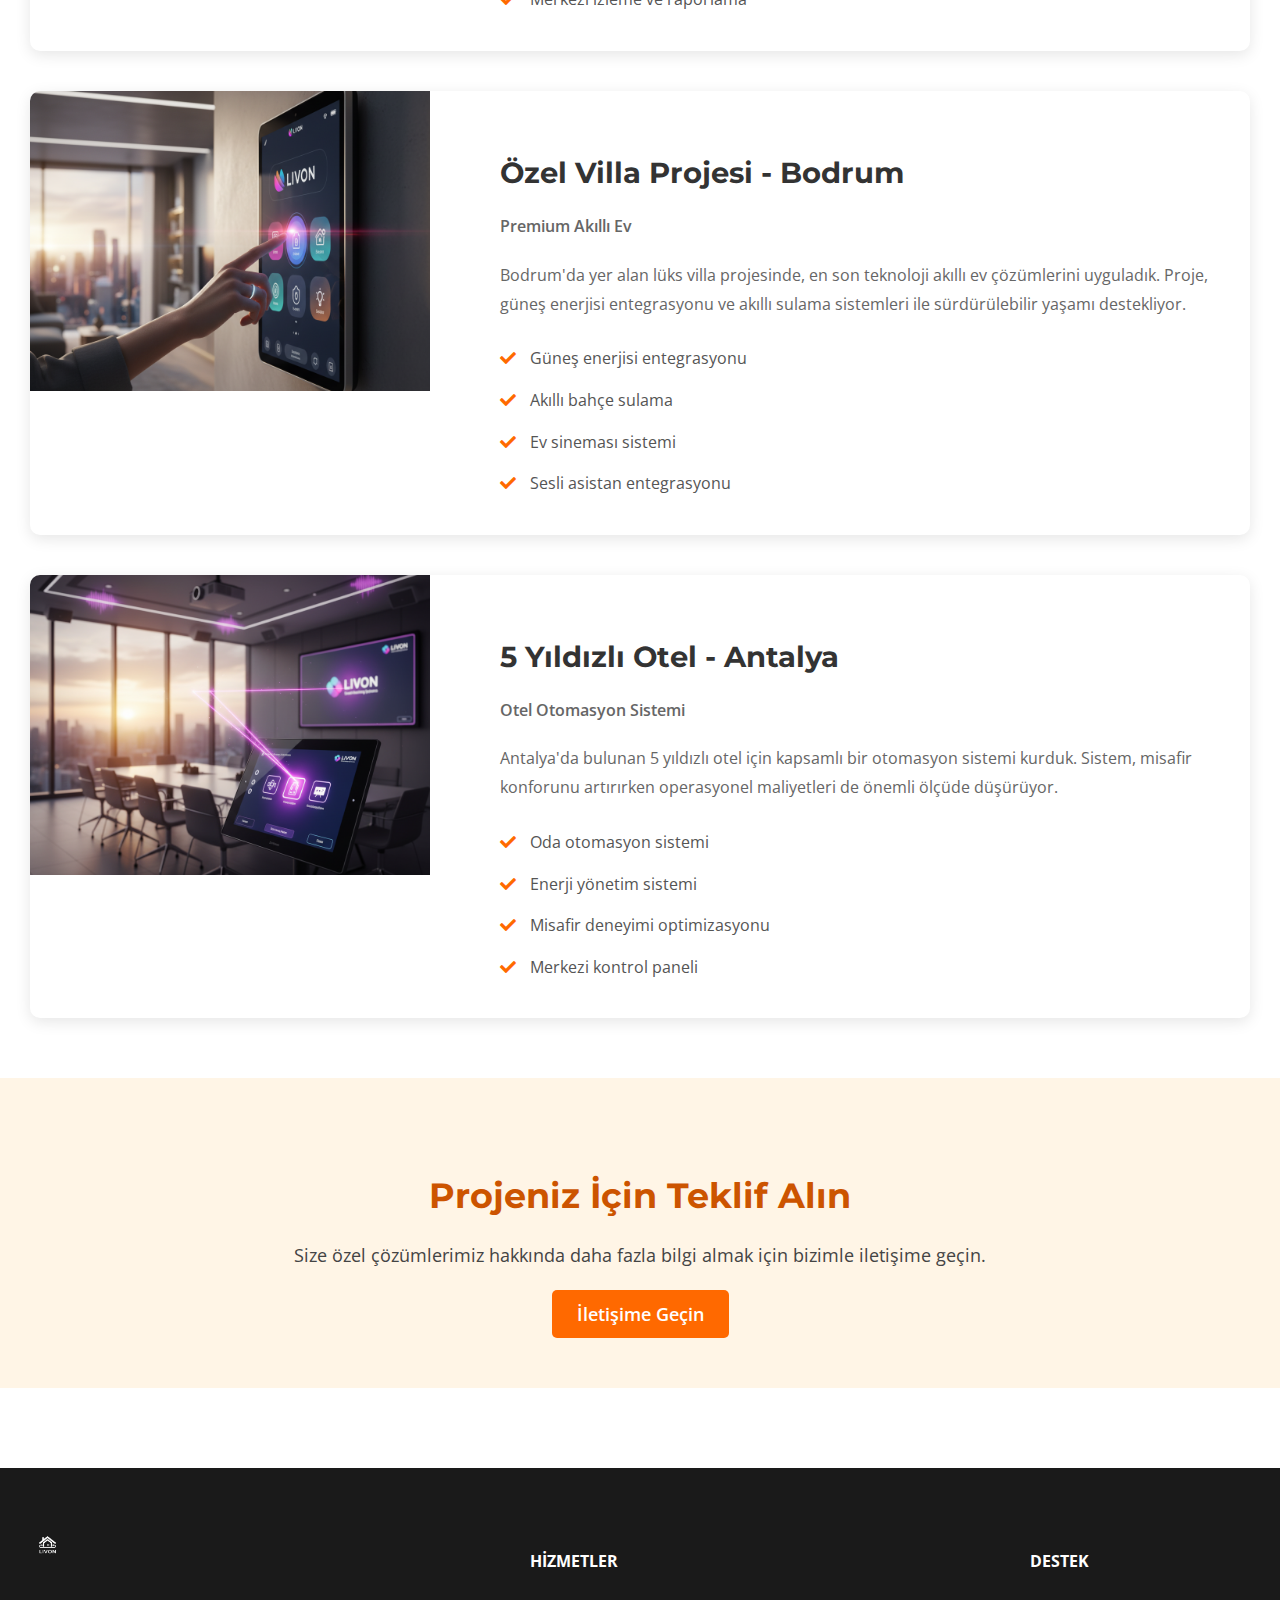
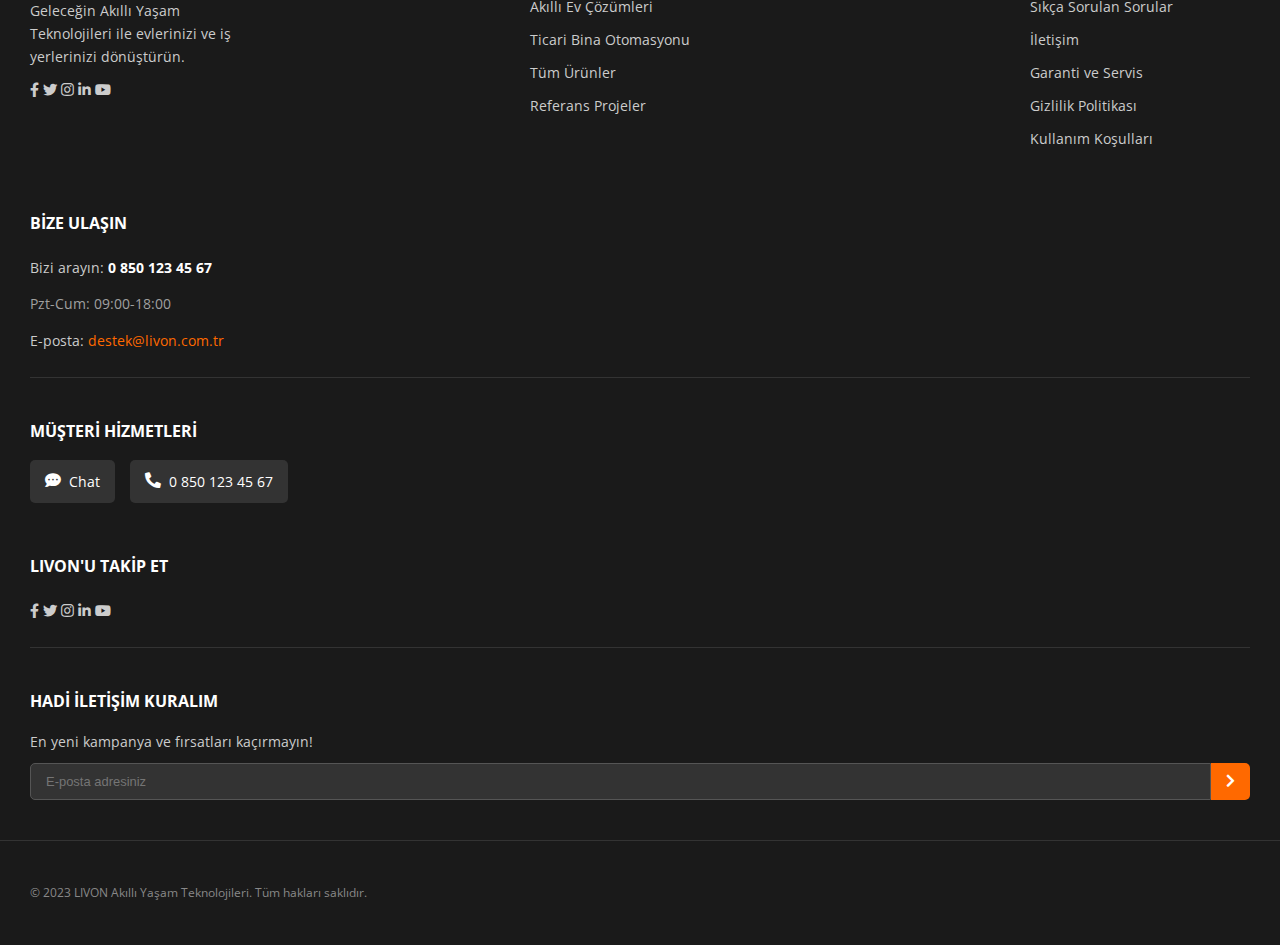
<file: referanslar.html>
<!DOCTYPE html>
<html lang="tr">
<head>
    <meta charset="UTF-8">
    <meta name="viewport" content="width=device-width, initial-scale=1.0">
    <title>Referans Projeler | LIVON Akıllı Yaşam Teknolojileri</title>
    <link rel="stylesheet" href="style.css">
    <link href="https://fonts.googleapis.com/css2?family=Montserrat:wght@400;600;700&family=Open+Sans:wght@300;400;600&display=swap" rel="stylesheet">
    <link rel="stylesheet" href="https://cdnjs.cloudflare.com/ajax/libs/font-awesome/5.15.4/css/all.min.css">
</head>
<body>

    <nav class="navbar">
        <div class="navbar-container">
            <a href="index.html" class="navbar-brand">
                <img src="resim/onlylogo.png" alt="LIVON Logo" class="nav-logo">
            </a>
            <button class="mobile-menu-toggle" aria-label="Menü">
                <i class="fas fa-bars"></i>
            </button>
            <ul class="nav-links">
                <li><a href="akilli-ev.html">Akıllı Ev</a></li>
                <li><a href="ticari.html">Ticari</a></li>
                <li><a href="urunler.html">Ürünler</a></li>
                <li><a href="referanslar.html">Referanslar</a></li>
                <li><a href="blog.html">Blog</a></li>
                <li><a href="destek.html">Destek</a></li>
                <li><a href="iletisim.html">İletişim</a></li>
            </ul>
            <div class="nav-actions">
                <a href="#" class="btn-partner">Partner Olun</a>
                <a href="#" class="search-icon"><i class="fas fa-search"></i></a>
                <a href="#" class="user-icon"><i class="fas fa-user"></i></a>
            </div>
        </div>
    </nav>

    <header class="page-title-section">
        <div class="page-title-content">
            <h1>Referans Projelerimiz</h1>
            <p>Başarıyla tamamladığımız akıllı ev ve ticari bina otomasyon projeleri</p>
        </div>
    </header>

    <section class="content-section">
        <h2>Güvenilir Çözüm Ortağınız</h2>
        <p class="intro-text">
            LIVON olarak, Türkiye genelinde yüzlerce başarılı projeye imza attık. Müşterilerimizin güvenini kazanmak ve en yüksek kalitede hizmet sunmak için sürekli kendimizi geliştiriyoruz.
        </p>

        <div class="references-grid">
            <div class="reference-item">
                <img src="resim/referans1.png" alt="Lüks Rezidans Projesi">
                <div class="reference-content">
                    <h3>Lüks Rezidans Projesi - İstanbul</h3>
                    <p class="reference-type">Akıllı Ev Sistemi</p>
                    <p>İstanbul'un prestijli bir bölgesinde yer alan bu lüks rezidans projesinde, 50 daire için tam kapsamlı akıllı ev sistemi kurulumu gerçekleştirdik. KNX protokolü üzerine kurulu sistem, aydınlatma, iklimlendirme, güvenlik ve multimedya kontrolünü tek bir platformda birleştiriyor.</p>
                    <ul class="reference-features">
                        <li><i class="fas fa-check"></i> Merkezi kontrol sistemi</li>
                        <li><i class="fas fa-check"></i> Akıllı güvenlik kameraları</li>
                        <li><i class="fas fa-check"></i> Enerji verimliliği optimizasyonu</li>
                        <li><i class="fas fa-check"></i> Mobil uygulama entegrasyonu</li>
                    </ul>
                </div>
            </div>

            <div class="reference-item">
                <img src="resim/referans2.png" alt="Ticari Ofis Kompleksi">
                <div class="reference-content">
                    <h3>Ticari Ofis Kompleksi - Ankara</h3>
                    <p class="reference-type">Bina Otomasyon Sistemi</p>
                    <p>Ankara'da bulunan 15 katlı modern ofis kompleksinde, kapsamlı bir bina otomasyon sistemi kurduk. Sistem, enerji tasarrufu sağlarken çalışan konforunu da maksimize ediyor.</p>
                    <ul class="reference-features">
                        <li><i class="fas fa-check"></i> Otomatik iklimlendirme kontrolü</li>
                        <li><i class="fas fa-check"></i> Akıllı aydınlatma yönetimi</li>
                        <li><i class="fas fa-check"></i> Erişim kontrol sistemleri</li>
                        <li><i class="fas fa-check"></i> Merkezi izleme ve raporlama</li>
                    </ul>
                </div>
            </div>

            <div class="reference-item">
                <img src="resim/akıllıev.png" alt="Villa Projesi">
                <div class="reference-content">
                    <h3>Özel Villa Projesi - Bodrum</h3>
                    <p class="reference-type">Premium Akıllı Ev</p>
                    <p>Bodrum'da yer alan lüks villa projesinde, en son teknoloji akıllı ev çözümlerini uyguladık. Proje, güneş enerjisi entegrasyonu ve akıllı sulama sistemleri ile sürdürülebilir yaşamı destekliyor.</p>
                    <ul class="reference-features">
                        <li><i class="fas fa-check"></i> Güneş enerjisi entegrasyonu</li>
                        <li><i class="fas fa-check"></i> Akıllı bahçe sulama</li>
                        <li><i class="fas fa-check"></i> Ev sineması sistemi</li>
                        <li><i class="fas fa-check"></i> Sesli asistan entegrasyonu</li>
                    </ul>
                </div>
            </div>

            <div class="reference-item">
                <img src="resim/ticari.png" alt="Otel Projesi">
                <div class="reference-content">
                    <h3>5 Yıldızlı Otel - Antalya</h3>
                    <p class="reference-type">Otel Otomasyon Sistemi</p>
                    <p>Antalya'da bulunan 5 yıldızlı otel için kapsamlı bir otomasyon sistemi kurduk. Sistem, misafir konforunu artırırken operasyonel maliyetleri de önemli ölçüde düşürüyor.</p>
                    <ul class="reference-features">
                        <li><i class="fas fa-check"></i> Oda otomasyon sistemi</li>
                        <li><i class="fas fa-check"></i> Enerji yönetim sistemi</li>
                        <li><i class="fas fa-check"></i> Misafir deneyimi optimizasyonu</li>
                        <li><i class="fas fa-check"></i> Merkezi kontrol paneli</li>
                    </ul>
                </div>
            </div>
        </div>
    </section>

    <section class="call-to-action">
        <h2>Projeniz İçin Teklif Alın</h2>
        <p>Size özel çözümlerimiz hakkında daha fazla bilgi almak için bizimle iletişime geçin.</p>
        <a href="iletisim.html" class="btn-contact">İletişime Geçin</a>
    </section>

    <footer class="footer">
        <div class="footer-container">
            <div class="footer-col">
                <img src="resim/onlylogo.png" alt="LIVON Logo" class="footer-logo">
                <p>Geleceğin Akıllı Yaşam Teknolojileri ile evlerinizi ve iş yerlerinizi dönüştürün.</p>
                <div class="social-icons">
                    <a href="#"><i class="fab fa-facebook-f"></i></a>
                    <a href="#"><i class="fab fa-twitter"></i></a>
                    <a href="#"><i class="fab fa-instagram"></i></a>
                    <a href="#"><i class="fab fa-linkedin-in"></i></a>
                    <a href="#"><i class="fab fa-youtube"></i></a>
                </div>
            </div>

            <div class="footer-col">
                <h4>Hizmetler</h4>
                <ul>
                    <li><a href="akilli-ev.html">Akıllı Ev Çözümleri</a></li>
                    <li><a href="ticari.html">Ticari Bina Otomasyonu</a></li>
                    <li><a href="urunler.html">Tüm Ürünler</a></li>
                    <li><a href="referanslar.html">Referans Projeler</a></li>
                </ul>
            </div>

            <div class="footer-col">
                <h4>Destek</h4>
                <ul>
                    <li><a href="destek.html">Sıkça Sorulan Sorular</a></li>
                    <li><a href="iletisim.html">İletişim</a></li>
                    <li><a href="destek.html">Garanti ve Servis</a></li>
                    <li><a href="#">Gizlilik Politikası</a></li>
                    <li><a href="#">Kullanım Koşulları</a></li>
                </ul>
            </div>

            <div class="footer-col contact-info full-width-mobile">
                <h4>Bize Ulaşın</h4>
                <p>Bizi arayın: <strong>0 850 123 45 67</strong></p>
                <p class="hours">Pzt-Cum: 09:00-18:00</p>
                <p>E-posta: <a href="mailto:destek@livon.com.tr">destek@livon.com.tr</a></p>
                
                <div class="customer-service">
                    <h4>Müşteri Hizmetleri</h4>
                    <div class="service-links">
                        <a href="#"><i class="fas fa-comment-dots"></i> Chat</a>
                        <a href="tel:08501234567"><i class="fas fa-phone-alt"></i> 0 850 123 45 67</a>
                    </div>
                </div>
            </div>

            <div class="footer-col full-width-mobile">
                <h4>LIVON'u Takip Et</h4>
                <div class="social-icons">
                    <a href="#"><i class="fab fa-facebook-f"></i></a>
                    <a href="#"><i class="fab fa-twitter"></i></a>
                    <a href="#"><i class="fab fa-instagram"></i></a>
                    <a href="#"><i class="fab fa-linkedin-in"></i></a>
                    <a href="#"><i class="fab fa-youtube"></i></a>
                </div>

                <div class="newsletter-signup">
                    <h4>Hadi İletişim Kuralım</h4>
                    <p>En yeni kampanya ve fırsatları kaçırmayın!</p>
                    <div class="input-group">
                        <input type="email" placeholder="E-posta adresiniz">
                        <button type="submit"><i class="fas fa-chevron-right"></i></button>
                    </div>
                </div>
            </div>

        </div>

        <div class="footer-bottom">
            <p>&copy; 2023 LIVON Akıllı Yaşam Teknolojileri. Tüm hakları saklıdır.</p>
        </div>
    </footer>

    <script src="script.js"></script>
</body>
</html>
</file>
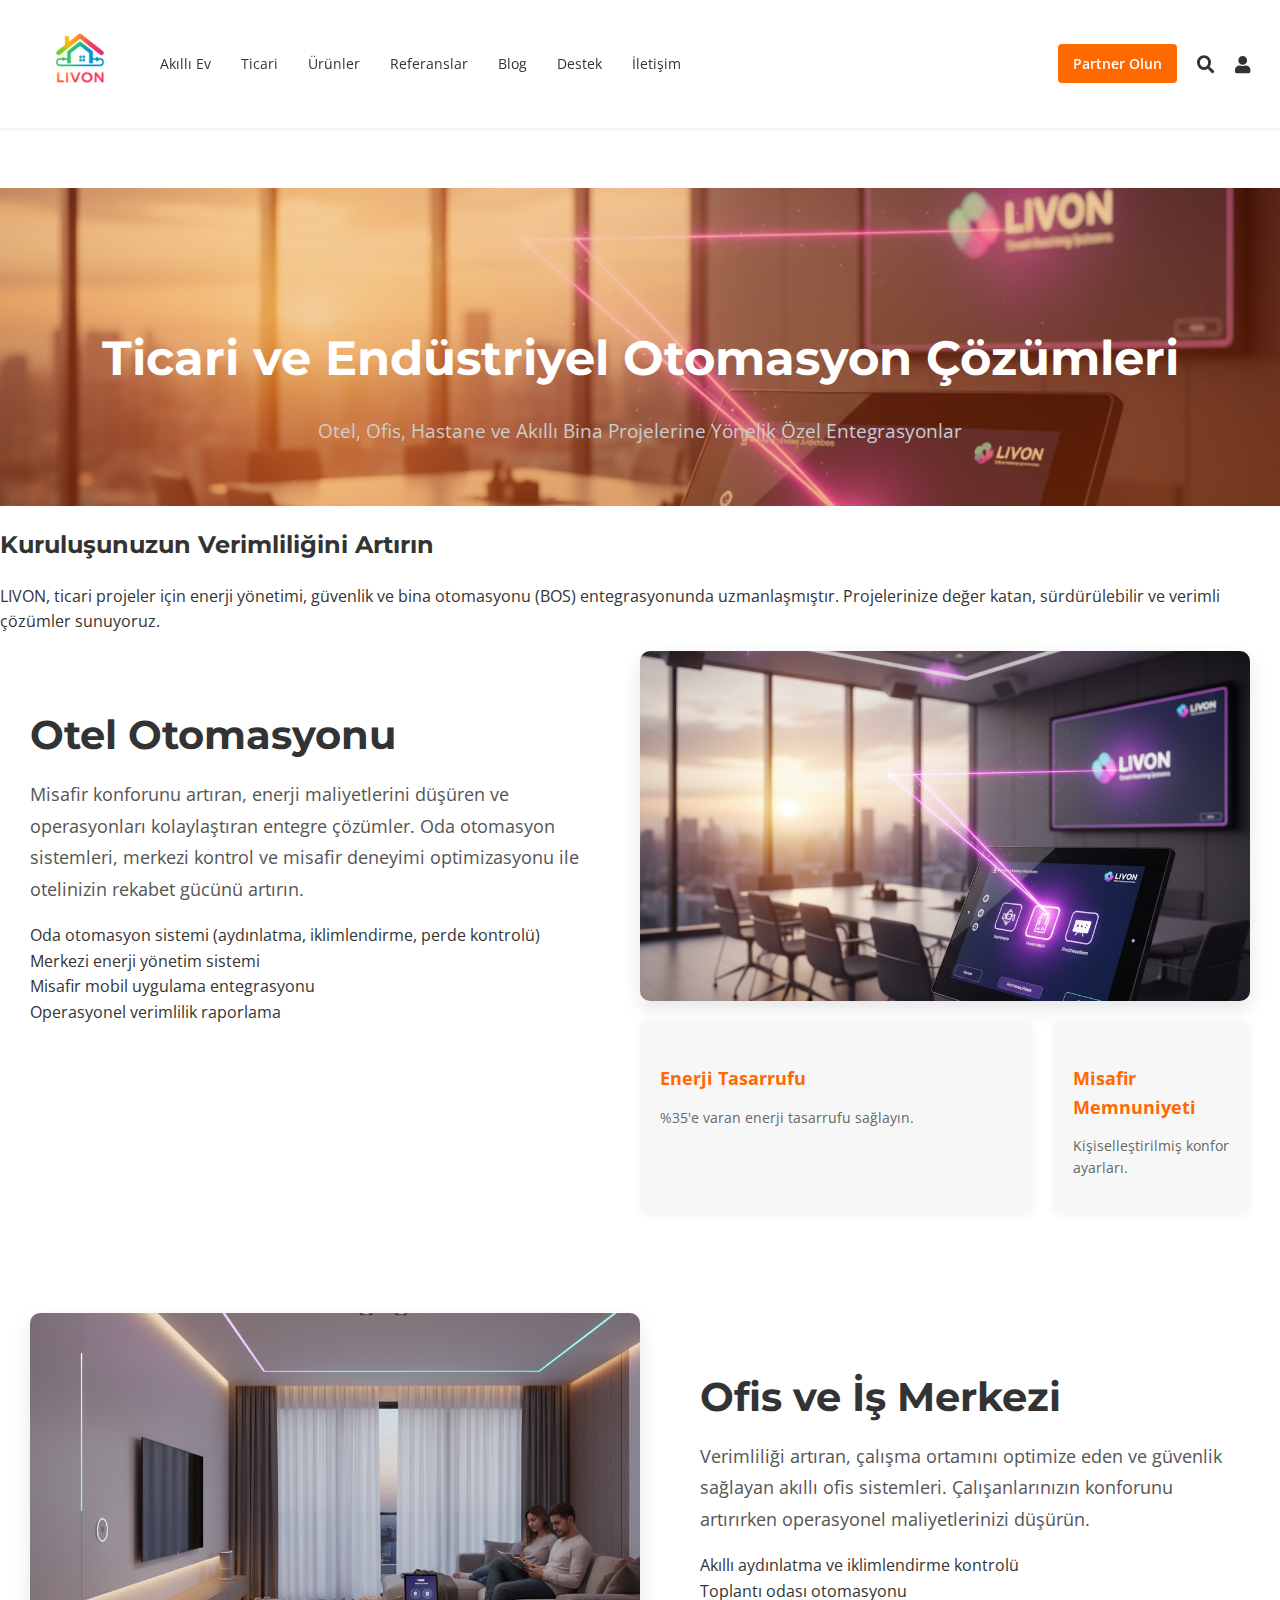
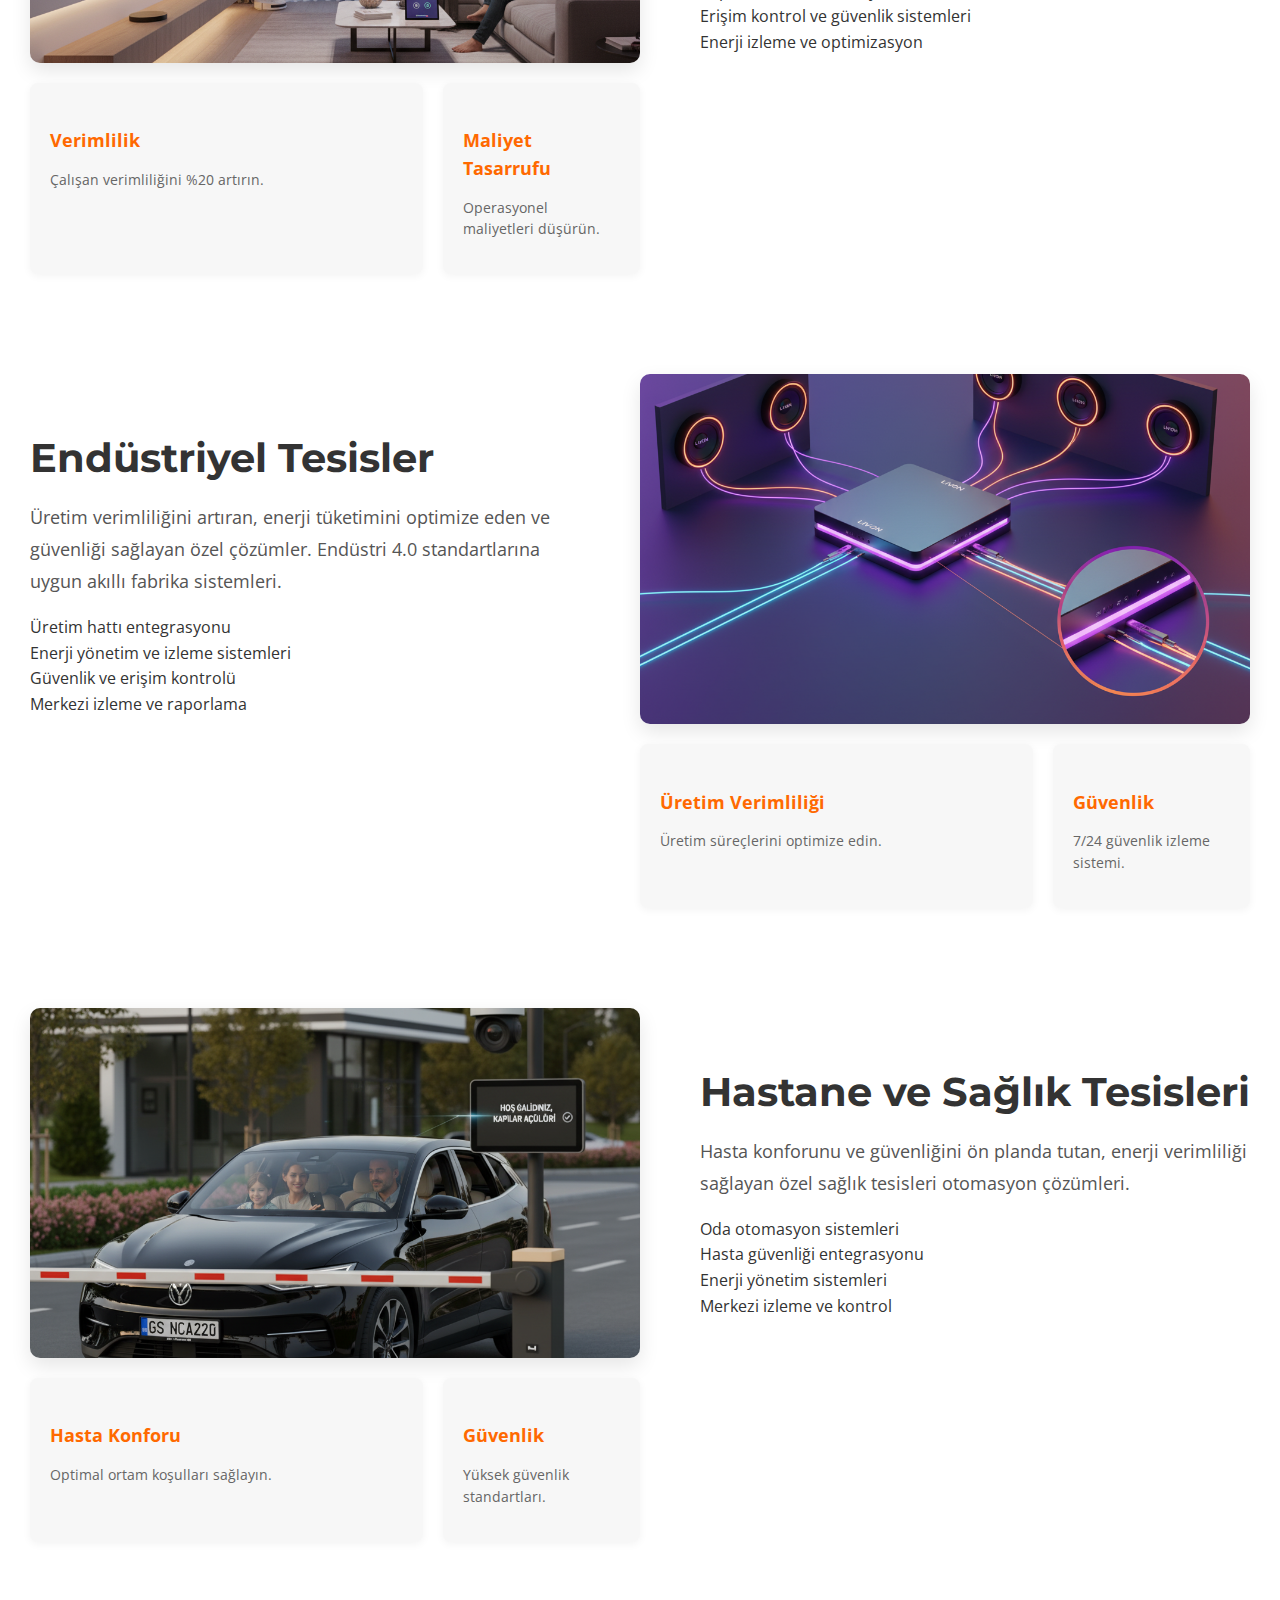
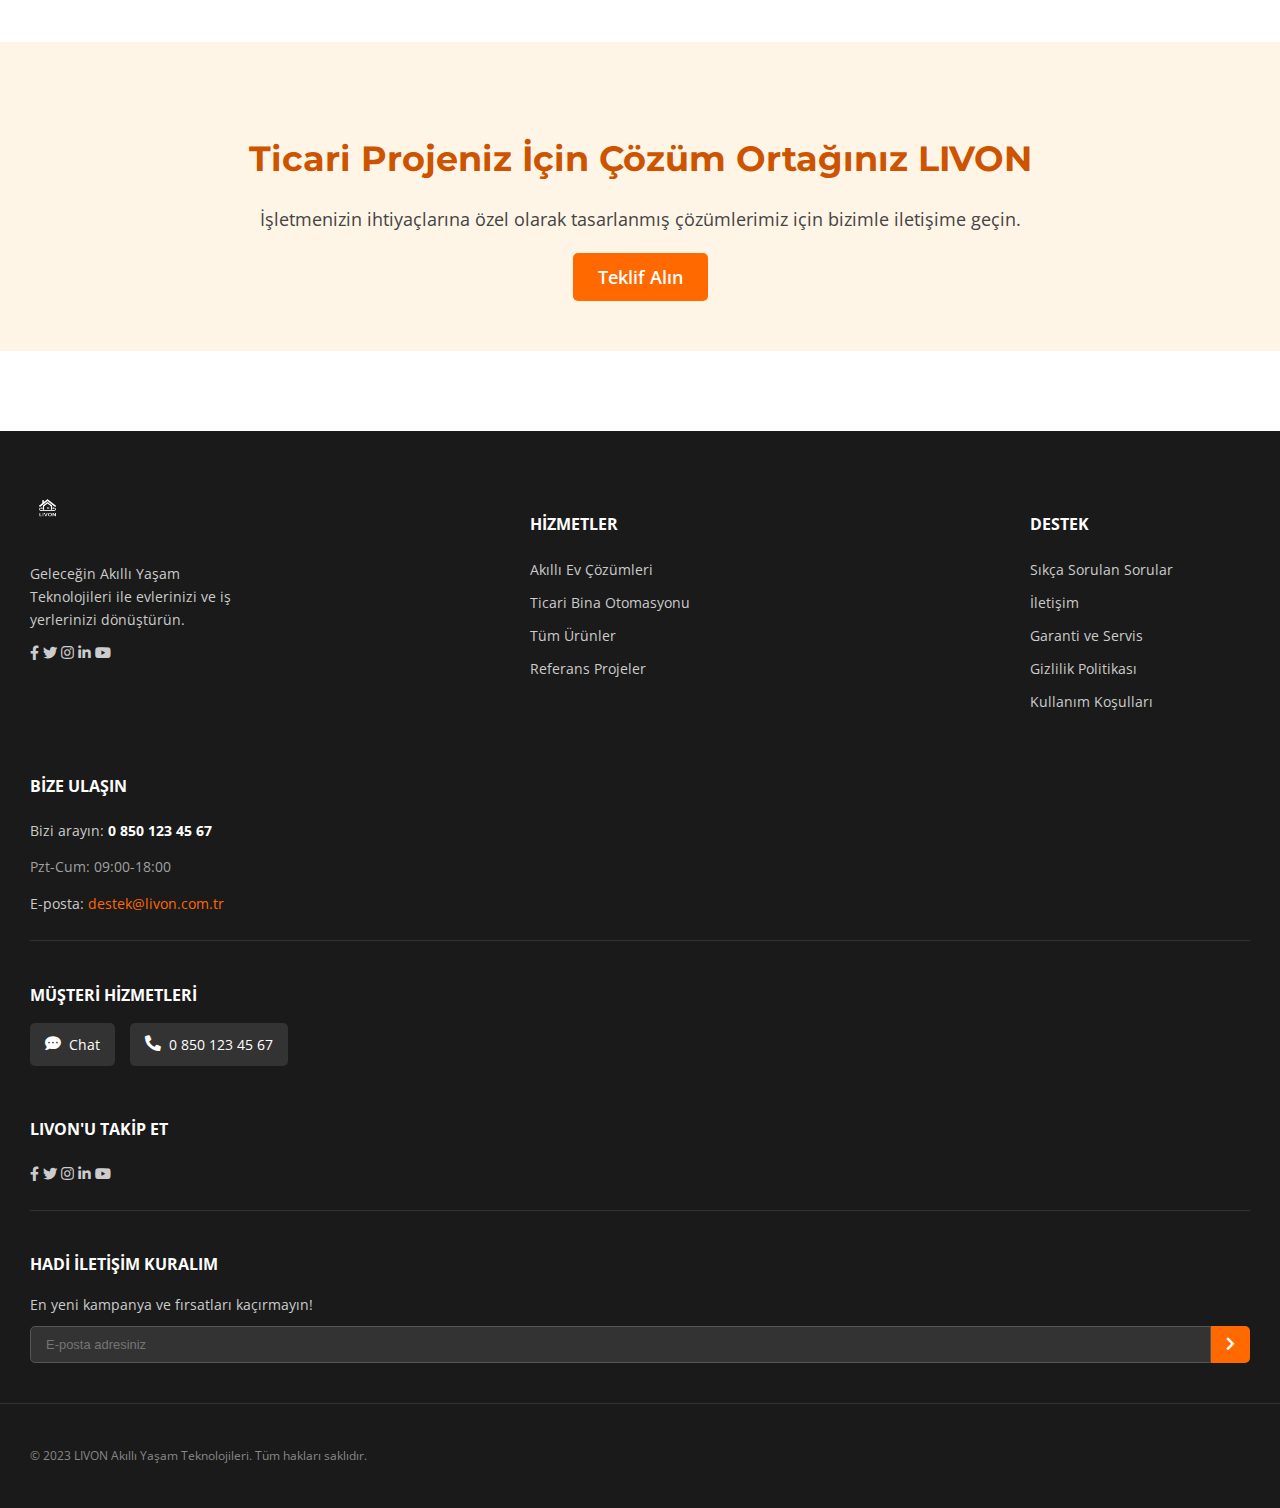
<file: ticari.html>
<!DOCTYPE html>
<html lang="tr">
<head>
    <meta charset="UTF-8">
    <meta name="viewport" content="width=device-width, initial-scale=1.0">
    <title>Ticari Çözümler | LIVON</title>
    <link rel="stylesheet" href="style.css">
    <link href="https://fonts.googleapis.com/css2?family=Montserrat:wght@400;600;700&family=Open+Sans:wght@400;600&display=swap" rel="stylesheet">
    <link rel="stylesheet" href="https://cdnjs.cloudflare.com/ajax/libs/font-awesome/5.15.4/css/all.min.css">
</head>
<body>
    
    <nav class="navbar">
        <div class="navbar-container">
            <a href="index.html" class="navbar-brand">
                <img src="resim/onlylogo.png" alt="LIVON Logo" class="nav-logo">
            </a>
            <button class="mobile-menu-toggle" aria-label="Menü">
                <i class="fas fa-bars"></i>
            </button>
            <ul class="nav-links">
                <li><a href="akilli-ev.html">Akıllı Ev</a></li>
                <li><a href="ticari.html">Ticari</a></li>
                <li><a href="urunler.html">Ürünler</a></li>
                <li><a href="referanslar.html">Referanslar</a></li>
                <li><a href="blog.html">Blog</a></li>
                <li><a href="destek.html">Destek</a></li>
                <li><a href="iletisim.html">İletişim</a></li>
            </ul>
            <div class="nav-actions">
                <a href="#" class="btn-partner">Partner Olun</a>
                <a href="#" class="search-icon"><i class="fas fa-search"></i></a>
                <a href="#" class="user-icon"><i class="fas fa-user"></i></a>
            </div>
        </div>
    </nav>

    <header class="page-title-section ticari-hero">
        <div class="page-title-content">
            <h1>Ticari ve Endüstriyel Otomasyon Çözümleri</h1>
            <p>Otel, Ofis, Hastane ve Akıllı Bina Projelerine Yönelik Özel Entegrasyonlar</p>
        </div>
    </header>

    <section class="content-section">
        <h2>Kuruluşunuzun Verimliliğini Artırın</h2>
        <p class="intro-text">
            LIVON, ticari projeler için enerji yönetimi, güvenlik ve bina otomasyonu (BOS) entegrasyonunda uzmanlaşmıştır. Projelerinize değer katan, sürdürülebilir ve verimli çözümler sunuyoruz.
        </p>

        <div class="solution-block">
            <div class="solution-text">
                <h3>Otel Otomasyonu</h3>
                <p>Misafir konforunu artıran, enerji maliyetlerini düşüren ve operasyonları kolaylaştıran entegre çözümler. Oda otomasyon sistemleri, merkezi kontrol ve misafir deneyimi optimizasyonu ile otelinizin rekabet gücünü artırın.</p>
                <ul>
                    <li>Oda otomasyon sistemi (aydınlatma, iklimlendirme, perde kontrolü)</li>
                    <li>Merkezi enerji yönetim sistemi</li>
                    <li>Misafir mobil uygulama entegrasyonu</li>
                    <li>Operasyonel verimlilik raporlama</li>
                </ul>
            </div>
            <div class="solution-media">
                <img src="resim/ticari.png" alt="Otel Otomasyon Sistemi">
                <div class="media-card">
                    <h4>Enerji Tasarrufu</h4>
                    <p>%35'e varan enerji tasarrufu sağlayın.</p>
                </div>
                <div class="media-card">
                    <h4>Misafir Memnuniyeti</h4>
                    <p>Kişiselleştirilmiş konfor ayarları.</p>
                </div>
            </div>
        </div>

        <div class="solution-block reverse">
            <div class="solution-text">
                <h3>Ofis ve İş Merkezi</h3>
                <p>Verimliliği artıran, çalışma ortamını optimize eden ve güvenlik sağlayan akıllı ofis sistemleri. Çalışanlarınızın konforunu artırırken operasyonel maliyetlerinizi düşürün.</p>
                <ul>
                    <li>Akıllı aydınlatma ve iklimlendirme kontrolü</li>
                    <li>Toplantı odası otomasyonu</li>
                    <li>Erişim kontrol ve güvenlik sistemleri</li>
                    <li>Enerji izleme ve optimizasyon</li>
                </ul>
            </div>
            <div class="solution-media">
                <img src="resim/Gemini_Generated_Image_lkfq9blkfq9blkfq.png" alt="Akıllı Ofis Sistemi">
                <div class="media-card">
                    <h4>Verimlilik</h4>
                    <p>Çalışan verimliliğini %20 artırın.</p>
                </div>
                <div class="media-card">
                    <h4>Maliyet Tasarrufu</h4>
                    <p>Operasyonel maliyetleri düşürün.</p>
                </div>
            </div>
        </div>

        <div class="solution-block">
            <div class="solution-text">
                <h3>Endüstriyel Tesisler</h3>
                <p>Üretim verimliliğini artıran, enerji tüketimini optimize eden ve güvenliği sağlayan özel çözümler. Endüstri 4.0 standartlarına uygun akıllı fabrika sistemleri.</p>
                <ul>
                    <li>Üretim hattı entegrasyonu</li>
                    <li>Enerji yönetim ve izleme sistemleri</li>
                    <li>Güvenlik ve erişim kontrolü</li>
                    <li>Merkezi izleme ve raporlama</li>
                </ul>
            </div>
            <div class="solution-media">
                <img src="resim/Gemini_Generated_Image_suqgalsuqgalsuqg.png" alt="Endüstriyel Otomasyon">
                <div class="media-card">
                    <h4>Üretim Verimliliği</h4>
                    <p>Üretim süreçlerini optimize edin.</p>
                </div>
                <div class="media-card">
                    <h4>Güvenlik</h4>
                    <p>7/24 güvenlik izleme sistemi.</p>
                </div>
            </div>
        </div>

        <div class="solution-block reverse">
            <div class="solution-text">
                <h3>Hastane ve Sağlık Tesisleri</h3>
                <p>Hasta konforunu ve güvenliğini ön planda tutan, enerji verimliliği sağlayan özel sağlık tesisleri otomasyon çözümleri.</p>
                <ul>
                    <li>Oda otomasyon sistemleri</li>
                    <li>Hasta güvenliği entegrasyonu</li>
                    <li>Enerji yönetim sistemleri</li>
                    <li>Merkezi izleme ve kontrol</li>
                </ul>
            </div>
            <div class="solution-media">
                <img src="resim/Gemini_Generated_Image_xljrlhxljrlhxljr.png" alt="Hastane Otomasyonu">
                <div class="media-card">
                    <h4>Hasta Konforu</h4>
                    <p>Optimal ortam koşulları sağlayın.</p>
                </div>
                <div class="media-card">
                    <h4>Güvenlik</h4>
                    <p>Yüksek güvenlik standartları.</p>
                </div>
            </div>
        </div>
    </section>

    <section class="call-to-action">
        <h2>Ticari Projeniz İçin Çözüm Ortağınız LIVON</h2>
        <p>İşletmenizin ihtiyaçlarına özel olarak tasarlanmış çözümlerimiz için bizimle iletişime geçin.</p>
        <a href="iletisim.html" class="btn-contact">Teklif Alın</a>
    </section>

    <footer class="footer">
        <div class="footer-container">
            <div class="footer-col">
                <img src="resim/onlylogo.png" alt="LIVON Logo" class="footer-logo">
                <p>Geleceğin Akıllı Yaşam Teknolojileri ile evlerinizi ve iş yerlerinizi dönüştürün.</p>
                <div class="social-icons">
                    <a href="#"><i class="fab fa-facebook-f"></i></a>
                    <a href="#"><i class="fab fa-twitter"></i></a>
                    <a href="#"><i class="fab fa-instagram"></i></a>
                    <a href="#"><i class="fab fa-linkedin-in"></i></a>
                    <a href="#"><i class="fab fa-youtube"></i></a>
                </div>
            </div>

            <div class="footer-col">
                <h4>Hizmetler</h4>
                <ul>
                    <li><a href="akilli-ev.html">Akıllı Ev Çözümleri</a></li>
                    <li><a href="ticari.html">Ticari Bina Otomasyonu</a></li>
                    <li><a href="urunler.html">Tüm Ürünler</a></li>
                    <li><a href="referanslar.html">Referans Projeler</a></li>
                </ul>
            </div>

            <div class="footer-col">
                <h4>Destek</h4>
                <ul>
                    <li><a href="destek.html">Sıkça Sorulan Sorular</a></li>
                    <li><a href="iletisim.html">İletişim</a></li>
                    <li><a href="destek.html">Garanti ve Servis</a></li>
                    <li><a href="#">Gizlilik Politikası</a></li>
                    <li><a href="#">Kullanım Koşulları</a></li>
                </ul>
            </div>

            <div class="footer-col contact-info full-width-mobile">
                <h4>Bize Ulaşın</h4>
                <p>Bizi arayın: <strong>0 850 123 45 67</strong></p>
                <p class="hours">Pzt-Cum: 09:00-18:00</p>
                <p>E-posta: <a href="mailto:destek@livon.com.tr">destek@livon.com.tr</a></p>
                
                <div class="customer-service">
                    <h4>Müşteri Hizmetleri</h4>
                    <div class="service-links">
                        <a href="#"><i class="fas fa-comment-dots"></i> Chat</a>
                        <a href="tel:08501234567"><i class="fas fa-phone-alt"></i> 0 850 123 45 67</a>
                    </div>
                </div>
            </div>

            <div class="footer-col full-width-mobile">
                <h4>LIVON'u Takip Et</h4>
                <div class="social-icons">
                    <a href="#"><i class="fab fa-facebook-f"></i></a>
                    <a href="#"><i class="fab fa-twitter"></i></a>
                    <a href="#"><i class="fab fa-instagram"></i></a>
                    <a href="#"><i class="fab fa-linkedin-in"></i></a>
                    <a href="#"><i class="fab fa-youtube"></i></a>
                </div>

                <div class="newsletter-signup">
                    <h4>Hadi İletişim Kuralım</h4>
                    <p>En yeni kampanya ve fırsatları kaçırmayın!</p>
                    <div class="input-group">
                        <input type="email" placeholder="E-posta adresiniz">
                        <button type="submit"><i class="fas fa-chevron-right"></i></button>
                    </div>
                </div>
            </div>

        </div>

        <div class="footer-bottom">
            <p>&copy; 2023 LIVON Akıllı Yaşam Teknolojileri. Tüm hakları saklıdır.</p>
        </div>
    </footer>

    <script src="script.js"></script>

</body>
</html>
</file>
<file: style.css>
/* Genel Ayarlar */
body {
    font-family: 'Open Sans', sans-serif;
    margin: 0;
    padding: 0;
    background-color: #ffffff; /* Bol beyaz alan */
    color: #333;
    line-height: 1.6;
    overflow-x: hidden; /* Yatay kaydırmayı engelle */
}

h1, h2, h3 {
    font-family: 'Montserrat', sans-serif;
    font-weight: 700; /* Daha kalın başlıklar */
    color: #333;
}

a {
    text-decoration: none;
    color: inherit;
    transition: color 0.3s ease;
}

ul {
    list-style: none;
    padding: 0;
    margin: 0;
}

/* Navigasyon Menüsü (Navbar) */
.navbar {
    background-color: #ffffff; /* Beyaz navbar */
    box-shadow: 0 1px 4px rgba(0,0,0,0.08); /* Hafif gölge */
    padding: 10px 0;
    position: sticky; /* Sayfayı kaydırırken üstte kalsın */
    top: 0;
    left: 0;
    width: 100%;
    z-index: 1000;
}

.navbar-container {
    max-width: 1280px; /* Daha geniş */
    margin: 0 auto;
    display: flex;
    justify-content: space-between;
    align-items: center;
    padding: 0 30px;
}

.nav-logo {
    height: 100px; /* Logo boyutu */
    width: auto;
}

.nav-links {
    display: flex;
    gap: 30px;
    list-style: none;
    padding: 0;
    margin: 0;
    margin-right: auto;
    margin-left: 30px;
}

.nav-links li {
    margin: 0;
}

.nav-links a {
    color: #333;
    font-weight: 400;
    font-size: 0.9em;
    padding: 10px 0;
}

.nav-links a:hover {
    color: #ff6900;
}

.nav-actions {
    display: flex;
    align-items: center;
    gap: 20px;
}

.btn-partner {
    background-color: #ff6900;
    color: white;
    padding: 8px 15px;
    border-radius: 4px;
    font-weight: 600;
    font-size: 0.9em;
    transition: background-color 0.3s ease;
}

.btn-partner:hover {
    background-color: #cc5400;
}

.search-icon, .user-icon {
    font-size: 1.1em;
    color: #333;
    cursor: pointer;
}

/* Hero Section (Ana Görsel Alanı) */
.hero-section {
    background: url('resim/home.png') no-repeat center center/cover;
    color: #333;
    text-align: center;
    padding: 100px 0; /* İç boşluk */
    display: flex;
    align-items: center;
    justify-content: center;
    min-height: 500px;
    position: relative;
    margin-top: -1px; /* Navbar gölgesini örtmek için */
}

.hero-content {
    position: relative;
    z-index: 2;
    max-width: 800px;
    padding: 20px;
    background-color: rgba(255, 255, 255, 0.9); /* Hafif beyaz kutu */
    border-radius: 8px;
    box-shadow: 0 4px 10px rgba(0,0,0,0.1);
}

.hero-content h1 {
    font-size: 3em;
    margin-bottom: 10px;
    color: #333;
}

.hero-content p {
    font-size: 1.1em;
    line-height: 1.6;
    color: #555;
    margin-bottom: 25px;
}

.btn-primary {
    background-color: #ff6900;
    color: white;
    padding: 12px 25px;
    border-radius: 4px;
    font-weight: 600;
    font-size: 1em;
    transition: background-color 0.3s ease;
}
.btn-primary:hover {
    background-color: #cc5400;
}


/* Kategori Sergileme (Xiaomi'nin altındaki kartlar) */
.category-showcase {
    display: flex;
    justify-content: center;
    max-width: 1280px;
    margin: 40px auto;
    gap: 20px;
    padding: 0 30px;
    flex-wrap: wrap; /* Küçük ekranlarda alta düşsün */
}

.category-card {
    flex: 1;
    min-width: 280px;
    max-width: 380px; /* Maksimum genişlik ver */
    background-color: #f7f7f7;
    border-radius: 8px;
    overflow: hidden;
    box-shadow: 0 2px 8px rgba(0,0,0,0.05);
    transition: transform 0.3s ease;
}

.category-card:hover {
    transform: translateY(-5px);
    box-shadow: 0 5px 15px rgba(0,0,0,0.1);
}

.category-card img {
    width: 100%;
    height: 180px;
    object-fit: cover;
    display: block;
}

.card-content {
    padding: 20px;
    text-align: left;
}

.card-content h3 {
    font-size: 1.4em;
    margin-bottom: 5px;
    color: #333;
}

.card-content p {
    font-size: 0.95em;
    color: #666;
    margin-bottom: 15px;
}

.card-link {
    color: #ff6900;
    font-weight: 600;
    font-size: 0.9em;
}
.card-link i {
    margin-left: 5px;
}

/* Keşfet Bölümü (Explore Section) */
.explore-section {
    max-width: 1280px;
    margin: 60px auto;
    padding: 0 30px;
    text-align: center;
}

.explore-section h2 {
    font-size: 2.2em;
    margin-bottom: 30px;
}

.explore-grid {
    display: grid;
    grid-template-columns: repeat(3, 1fr); /* 3 sütun */
    gap: 20px;
}

/* Özellikle geniş ve uzun kartlar için */
.explore-item:first-child { /* İlk öğe için özel stil */
    grid-column: span 2; /* 2 sütun kapla */
}
.explore-item:nth-child(2) { /* İkinci öğe */
    grid-row: span 2; /* 2 satır kapla */
}

.explore-item {
    background-color: #fff;
    border-radius: 8px;
    overflow: hidden;
    box-shadow: 0 2px 8px rgba(0,0,0,0.05);
    position: relative;
    text-align: left;
    min-height: 350px; /* Min yükseklik ayarla */
}

.explore-item img {
    width: 100%;
    height: 100%;
    object-fit: cover;
    display: block;
    transition: transform 0.3s ease;
}

.explore-item:hover img {
    transform: scale(1.03);
}

.item-content {
    position: absolute;
    bottom: 0;
    left: 0;
    padding: 30px;
    background: linear-gradient(to top, rgba(0,0,0,0.7), rgba(0,0,0,0));
    width: 100%;
    box-sizing: border-box;
}

.item-content h3 {
    color: white;
    font-size: 1.6em;
    margin-bottom: 5px;
}

.item-content p {
    color: #ddd;
    font-size: 0.9em;
    margin-bottom: 10px;
}

.explore-link {
    color: #ff6900;
    font-weight: 600;
}
.explore-link i {
    margin-left: 5px;
}


/* --------------- AKILLI EV ÇÖZÜMLERİ SAYFASI STİLLERİ --------------- */

/* Akıllı Ev Hero Section */
.hero-section.akilli-ev-hero {
    background: url('resim/akıllıev1.png') no-repeat center center/cover;
 color: #333;
    text-align: center;
    padding: 100px 0; /* İç boşluk */
    display: flex;
    align-items: center;
    justify-content: center;
    min-height: 500px;
    position: relative;
    margin-top: -1px; /* Navbar gölgesini örtmek için */
}

.hero-section.akilli-ev-hero .hero-content {
    background-color: rgba(0, 0, 0, 0.4);
    color: white;
}
.hero-section.akilli-ev-hero .hero-content h1,
.hero-section.akilli-ev-hero .hero-content p {
    color: white;
}

/* Akıllı Ev Çözüm Detayları Bölümü */
.content-section.akilli-ev-details {
    margin-top: 60px;
    margin-bottom: 80px;
}

.content-section.akilli-ev-details h2 {
    font-size: 2.8em;
    margin-bottom: 20px;
    text-align: center;
}

.content-section.akilli-ev-details .intro-text {
    font-size: 1.1em;
    color: #666;
    max-width: 900px;
    margin: 0 auto 60px auto;
    text-align: center;
}

/* Çözüm Blokları */
.solution-block {
    display: flex;
    justify-content: center;
    align-items: flex-start;
    gap: 60px;
    margin-bottom: 100px;
    max-width: 1280px;
    margin-left: auto;
    margin-right: auto;
    padding: 0 30px;
    flex-wrap: wrap;
}

.solution-block.reverse {
    flex-direction: row-reverse;
}

.solution-text {
    flex: 1;
    min-width: 350px;
    max-width: 550px;
    text-align: left;
    padding-top: 20px;
}

.solution-text h3 {
    font-size: 2.5em;
    color: #333;
    margin-bottom: 20px;
    font-family: 'Montserrat', sans-serif;
    line-height: 1.2;
}

.solution-text p {
    font-size: 1.1em;
    line-height: 1.8;
    color: #555;
}

.solution-media {
    flex: 1;
    min-width: 450px;
    max-width: 650px;
    display: grid;
    grid-template-columns: 2fr 1fr;
    grid-template-rows: auto auto;
    gap: 20px;
}

.solution-media img {
    width: 100%;
    height: 350px;
    object-fit: cover;
    border-radius: 10px;
    grid-column: 1 / 3;
    box-shadow: 0 8px 20px rgba(0, 0, 0, 0.1);
}

.media-card {
    background-color: #f7f7f7;
    border-radius: 8px;
    padding: 20px;
    text-align: left;
    box-shadow: 0 2px 8px rgba(0, 0, 0, 0.05);
    transition: transform 0.3s ease, box-shadow 0.3s ease;
}

.media-card:hover {
    transform: translateY(-3px);
    box-shadow: 0 5px 15px rgba(0, 0, 0, 0.1);
}

.media-card h4 {
    font-size: 1.1em;
    margin-bottom: 5px;
    color: #ff6900;
}

.media-card p {
    font-size: 0.9em;
    color: #666;
    line-height: 1.5;
}

/* Enerji Paneli Bölümü */
.energy-panel-wrapper {
    flex: 1;
    min-width: 450px;
    max-width: 700px;
    display: flex;
    justify-content: center;
    align-items: center;
    padding: 20px;
    perspective: 1000px;
}

.energy-panel {
    width: 100%;
    height: 450px;
    background-color: #1a202c;
    border-radius: 15px;
    box-shadow: 0 10px 30px rgba(0, 0, 0, 0.4), 0 0 0 5px rgba(26, 32, 44, 0.8);
    color: white;
    display: flex;
    flex-direction: column;
    overflow: hidden;
    transform: rotateX(5deg) rotateY(-5deg);
    transform-origin: center center;
}

.panel-header {
    padding: 15px 25px;
    background-color: #2d3748;
    display: flex;
    align-items: center;
    font-size: 1.1em;
    font-weight: 600;
    color: #a0aec0;
    border-bottom: 1px solid rgba(255, 255, 255, 0.1);
}

.panel-header .panel-logo {
    font-weight: 700;
    color: #ff6900;
    margin-right: 8px;
    font-size: 1.2em;
}

.panel-main-content {
    display: flex;
    flex-grow: 1;
    padding: 25px;
    gap: 20px;
}

.graph-section {
    flex: 2;
    background-color: #2d3748;
    border-radius: 10px;
    padding: 15px;
    display: flex;
    flex-direction: column;
    justify-content: center;
    align-items: center;
    position: relative;
}

#energyChart {
    max-width: 100%;
    max-height: 200px;
}

.saved-text {
    font-size: 1.8em;
    font-weight: 700;
    color: #ff8533;
    margin-top: 15px;
}

.optimization-cards {
    flex: 1;
    display: flex;
    flex-direction: column;
    gap: 15px;
}

.opt-card {
    background-color: #2d3748;
    border-radius: 10px;
    padding: 15px;
    text-align: center;
    display: flex;
    flex-direction: column;
    align-items: center;
    justify-content: center;
    flex-grow: 1;
}

.opt-card i {
    font-size: 2.2em;
    color: #ff8533;
    margin-bottom: 8px;
}

.opt-card h4 {
    font-size: 0.9em;
    color: #a0aec0;
    margin-bottom: 5px;
}

.opt-card p {
    font-size: 1.4em;
    font-weight: 700;
    color: #fff;
    margin: 0;
}

.panel-footer-nav {
    display: flex;
    justify-content: space-around;
    padding: 10px 0;
    background-color: #2d3748;
    border-top: 1px solid rgba(255, 255, 255, 0.1);
}

.panel-footer-nav a {
    color: #a0aec0;
    font-size: 0.85em;
    display: flex;
    flex-direction: column;
    align-items: center;
    gap: 5px;
    padding: 5px;
    transition: color 0.3s ease;
}

.panel-footer-nav a:hover {
    color: #ff6900;
}

.panel-footer-nav i {
    font-size: 1.3em;
}


/* Call to Action Bölümü */
.call-to-action {
    background-color: #fff5e6;
    text-align: center;
    padding: 60px 20px;
    margin-top: 50px;
}

.call-to-action h2 {
    font-size: 2.2em;
    margin-bottom: 15px;
    color: #cc5400;
}

.call-to-action p {
    font-size: 1.1em;
    color: #444;
    margin-bottom: 30px;
}

.btn-contact {
    background-color: #ff6900;
    color: white;
    padding: 12px 25px;
    border-radius: 5px;
    font-weight: 600;
    font-size: 1.1em;
    transition: background-color 0.3s ease;
}

.btn-contact:hover {
    background-color: #cc5400;
}

.contact-footer-info {
    margin-top: 20px;
    font-size: 0.9em;
    color: #444;
}
/* Garanti ve Servis Bölümü Stilleri (Xiaomi Destek Benzeri) */
.service-guarantee-section {
    max-width: 1280px;
    margin: 80px auto;
    padding: 0 30px;
    text-align: center;
}

.service-guarantee-section h2 {
    font-size: 2.2em;
    margin-bottom: 50px;
}

.guarantee-grid {
    display: flex;
    justify-content: space-between;
    gap: 30px;
    flex-wrap: wrap;
}

.guarantee-item {
    flex: 1;
    min-width: 200px;
    max-width: 280px;
    padding: 30px 20px;
    background-color: #fff; /* Beyaz arka plan */
    border-radius: 8px;
    transition: box-shadow 0.3s ease;
}

.guarantee-item:hover {
    box-shadow: 0 8px 20px rgba(0, 0, 0, 0.05);
}

.guarantee-item i {
    font-size: 3em;
    color: #a0a0a0; /* Gri ikon rengi */
    margin-bottom: 20px;
    transition: color 0.3s ease;
}

.guarantee-item:hover i {
    color: #ff6900; /* Hover'da turuncu vurgu */
}

.guarantee-item h3 {
    font-size: 1.3em;
    font-weight: 600;
    margin-bottom: 10px;
    color: #333;
}

.guarantee-item p {
    font-size: 0.9em;
    color: #666;
    line-height: 1.5;
    margin-bottom: 20px;
    min-height: 40px; /* Metinler farklı uzunlukta olsa bile kutu yüksekliğini korumak için */
}

.guarantee-item a {
    color: #ff6900;
    font-weight: 600;
    font-size: 0.9em;
}

.guarantee-item a i {
    font-size: 0.9em;
    margin-left: 5px;
    transition: margin-left 0.3s ease;
}

.guarantee-item a:hover i {
    margin-left: 10px;
}

/* Responsive Düzenlemeler */
@media (max-width: 992px) {
    .guarantee-grid {
        flex-direction: column;
        align-items: center;
    }
    .guarantee-item {
        max-width: 80%;
    }
}

/* ----------------------- FOOTER STİLLERİ (Xiaomi Tarzı) ----------------------- */
.footer {
    background-color: #1a1a1a; /* Koyu arka plan rengi */
    color: #cccccc; 
    padding: 60px 0 30px 0; 
    font-size: 0.9em;
    margin-top: 80px; 
}

.footer-container {
    max-width: 1280px;
    margin: 0 auto;
    display: flex;
    justify-content: space-between;
    padding: 0 30px;
    border-bottom: 1px solid #333; 
    padding-bottom: 40px;
    flex-wrap: wrap; 
    gap: 30px 20px; 
}

.footer-col {
    width: 18%; /* Xiaomi'deki gibi daha fazla sütun sığdırmak için */
    min-width: 160px; /* Minimum genişliği koru */
    text-align: left;
}

.footer-col.full-width-mobile { /* Mobil için tam genişlikte olacak sütunlar */
    width: 100%;
}

.footer-col h4 {
    font-size: 1.1em;
    font-weight: 700; 
    margin-bottom: 20px;
    color: #ffffff; 
    text-transform: uppercase; 
}

.footer-col ul {
    list-style: none;
    padding: 0;
    margin: 0;
}

.footer-col ul li {
    margin-bottom: 10px;
}

.footer-col ul li a {
    color: #cccccc; 
    line-height: 1.6;
    transition: color 0.3s ease;
}

.footer-col ul li a:hover {
    color: #ffffff; 
}

.footer-logo {
    height: 35px; 
    margin-bottom: 15px;
    filter: brightness(0) invert(1); 
}

.footer-col p {
    color: #cccccc;
    line-height: 1.6;
    margin-bottom: 10px;
}

/* Bize Ulaşın ve Müşteri Hizmetleri stili */
.contact-info strong {
    color: #ffffff;
}
.contact-info .hours, .contact-info .email {
    font-size: 0.95em;
    color: #a0a0a0;
}
.contact-info a {
    color: #ff6900; 
    transition: color 0.3s ease;
}

/* Customer Service Links */
.customer-service {
    margin-top: 25px;
    padding-top: 20px;
    border-top: 1px solid #333;
}
.customer-service h4 {
    margin-bottom: 15px;
    color: #ffffff;
}
.customer-service .service-links {
    display: flex;
    align-items: center;
    gap: 15px;
    flex-wrap: wrap; /* Mobil için sarma */
}
.customer-service .service-links a {
    background-color: #333;
    color: white;
    padding: 10px 15px;
    border-radius: 5px;
    display: flex;
    align-items: center;
    gap: 8px;
    transition: background-color 0.3s ease;
}
.customer-service .service-links a:hover {
    background-color: #ff6900;
}
.customer-service .service-links i {
    font-size: 1.1em;
}

/* Input Group (E-posta Aboneliği) */
.newsletter-signup {
    margin-top: 25px;
    padding-top: 20px;
    border-top: 1px solid #333;
}
.newsletter-signup h4 {
    margin-bottom: 15px;
    color: #ffffff;
}
.newsletter-signup .input-group {
    display: flex;
}
.newsletter-signup .input-group input {
    flex-grow: 1;
    padding: 10px 15px;
    border: 1px solid #555;
    background-color: #333;
    color: white;
    border-radius: 5px 0 0 5px;
    font-size: 0.9em;
}
.newsletter-signup .input-group button {
    background-color: #ff6900;
    color: white;
    border: none;
    padding: 10px 15px;
    border-radius: 0 5px 5px 0;
    cursor: pointer;
    font-size: 1em;
    transition: background-color 0.3s ease;
}
.newsletter-signup .input-group button:hover {
    background-color: #cc5400;
}

/* App Download / QR Kod */
.app-download {
    margin-top: 25px;
    padding-top: 20px;
    border-top: 1px solid #333;
    text-align: center;
}
.app-download h4 {
    color: #ffffff;
    margin-bottom: 15px;
}
.app-download p {
    font-size: 0.9em;
    color: #cccccc;
}
.app-download img {
    width: 100px;
    height: 100px;
    margin-top: 15px;
    background-color: white;
    padding: 5px;
    border-radius: 5px;
}

.qr-placeholder {
    width: 100px;
    height: 100px;
    margin: 15px auto 0;
    background-color: white;
    border: 2px solid #333;
    border-radius: 5px;
    display: flex;
    flex-direction: column;
    align-items: center;
    justify-content: center;
    color: #333;
}

.qr-placeholder i {
    font-size: 2.5em;
    margin-bottom: 5px;
}

.qr-placeholder p {
    font-size: 0.8em;
    margin: 0;
    font-weight: 600;
}


/* Footer Alt Bölümü */
.footer-bottom {
    max-width: 1280px;
    margin: 30px auto 0 auto;
    padding: 0 30px;
    display: flex;
    justify-content: space-between;
    align-items: center;
    font-size: 0.85em;
    color: #888;
    flex-wrap: wrap; 
    gap: 15px;
}

.footer-bottom .social-icons { /* Üstteki sosyal ikonlar ile çakışmasın diye */
    display: none; /* Bu kısımda istemiyoruz */
}

/* ----------------------- RESPONSIVE DÜZENLEMELER ----------------------- */

@media (max-width: 1024px) {
    .category-showcase {
        flex-wrap: wrap;
        justify-content: center;
    }
    .category-card {
        width: 45%; /* Daha az kart sığsın */
        max-width: unset;
    }
    .explore-grid {
        grid-template-columns: 1fr 1fr; /* tablet için 2 sütun */
    }
    .explore-item:first-child { 
        grid-column: span 1; /* Artık 2 sütun kaplamasın */
    }
    .explore-item:nth-child(2) { 
        grid-row: span 1; /* Artık 2 satır kaplamasın */
    }
    .explore-item {
        min-height: 250px;
    }

    .footer-container {
        justify-content: flex-start; 
        gap: 30px;
    }
    .footer-col {
        width: 30%; /* Orta boyutlu ekranlarda daha geniş */
    }
    .footer-col.full-width-mobile {
        width: 45%; /* Mobil öncesi genişlik */
    }
    
    .solution-block {
        flex-direction: column;
        align-items: center;
        gap: 40px;
    }
    .solution-block.reverse {
        flex-direction: column;
    }
    .solution-text,
    .solution-media,
    .energy-panel-wrapper { /* Enerji panelini de responsive yap */
        min-width: unset;
        max-width: 100%;
        text-align: center;
    }
    .solution-media {
        grid-template-columns: 1fr; 
        max-width: 500px; 
        margin: 0 auto;
    }
    .energy-panel {
        transform: none; /* 3D efekti kaldır */
        height: auto;
    }
    .panel-main-content {
        flex-direction: column;
    }
}

@media (max-width: 768px) {
    .navbar-container {
        padding: 0 15px;
    }
    .nav-links {
        display: none; /* Mobil menü için Hamburger ikonu gerekebilir */
    }
    .hero-content h1 {
        font-size: 2.5em;
    }
    .hero-content p {
        font-size: 1em;
    }
    .category-card {
        width: 90%; /* Mobil cihazlarda tam genişlik */
    }
    .explore-grid {
        grid-template-columns: 1fr; /* Mobil için tek sütun */
    }
    .explore-item {
        min-height: 200px;
    }
    .explore-item .item-content {
        padding: 20px;
    }
    .explore-item .item-content h3 {
        font-size: 1.4em;
    }
    .footer-container {
        flex-direction: column;
        gap: 40px;
    }
    .footer-col {
        width: 100%; 
        min-width: unset;
        text-align: center; 
    }
    .footer-col ul {
        display: flex;
        flex-wrap: wrap;
        justify-content: center;
        gap: 10px 20px;
    }
    .footer-bottom {
        flex-direction: column;
        gap: 15px;
    }
    .solution-media img {
        height: 220px;
    }

    /* Footer özel mobil düzeltmeler */
    .footer-col.contact-info, .footer-col.customer-service-col, .footer-col.newsletter-col, .footer-col.app-download-col {
        text-align: center;
    }
    .customer-service .service-links {
        justify-content: center;
        flex-wrap: wrap;
    }
    .newsletter-signup .input-group {
        max-width: 300px;
        margin: 0 auto;
    }

}
/* ÜRÜNLER SAYFASI ÖZEL STİLLERİ (product-block) */

/* Sayfa Başlığı Alanı (Tüm sayfalarda başlık için kullanılır) */
.page-title-section {
    background-color: #cc5400;
    color: white;
    text-align: center;
    padding: 100px 20px 40px 20px;
    margin-top: 60px;
    position: relative;
    background-size: cover;
    background-position: center;
    background-repeat: no-repeat;
}

.page-title-section.ticari-hero {
    background-image: url('resim/ticari.png');
    background-color: rgba(204, 84, 0, 0.25);
    background-blend-mode: overlay;
}

.page-title-section.ticari-hero::before {
    content: '';
    position: absolute;
    top: 0;
    left: 0;
    right: 0;
    bottom: 0;
    background: linear-gradient(to bottom, rgba(204, 84, 0, 0.15), rgba(204, 84, 0, 0.3));
    z-index: 1;
}

.page-title-section.ticari-hero .page-title-content {
    position: relative;
    z-index: 2;
}
.page-title-content h1 {
    font-size: 3em;
    color: white;
    margin-bottom: 10px;
}
.page-title-content p {
    font-size: 1.2em;
    color: #cccccc;
}

/* ----------------------- ÜRÜN SERGİLEME STİLİ ----------------------- */
.product-category-list {
    max-width: 1280px;
    margin: 80px auto;
    padding: 0 30px;
    text-align: center;
}

.product-block {
    display: flex;
    align-items: center;
    justify-content: space-between;
    gap: 50px;
    margin-bottom: 100px;
    padding: 30px 0;
    border-bottom: 1px solid #eeeeee; /* Her blok arasına hafif çizgi */
}

/* Görseli sola, Metni sağa alır (Varsayılan Düzen) */
.product-block.showcase-odd {
    flex-direction: row;
}

/* Görseli sağa, Metni sola alır (Ters Düzen) */
.product-block.showcase-even {
    flex-direction: row-reverse;
    border-bottom: none; /* Son blokta çizgi olmasın */
}

.product-details {
    flex: 1;
    min-width: 350px;
    max-width: 550px;
    text-align: left;
    padding: 20px 0;
}

.product-details h2 {
    font-size: 2.2em;
    color: #cc5400;
    margin-bottom: 15px;
    border-bottom: 2px solid #ff6900;
    padding-bottom: 5px;
    font-weight: 700;
}

.product-details p {
    font-size: 1.1em;
    color: #555;
    margin-bottom: 25px;
}

.product-details ul {
    list-style: none;
    padding: 0;
}

.product-details li {
    font-size: 0.95em;
    line-height: 1.8;
    color: #333;
    margin-bottom: 8px;
    position: relative;
    padding-left: 20px;
}

.product-details li:before {
    content: "•";
    color: #ff6900;
    font-weight: bold;
    display: inline-block;
    width: 1em;
    margin-left: -1em;
}

.product-details strong {
    font-weight: 600;
    color: #1a1a1a;
}

.product-image-container {
    flex: 1;
    min-width: 400px;
    max-width: 600px;
    padding: 20px;
    transition: transform 0.3s ease;
}

.product-image {
    width: 100%;
    height: auto;
    border-radius: 10px;
    box-shadow: 0 10px 25px rgba(0, 0, 0, 0.15);
    display: block;
    transition: transform 0.5s ease;
}

.product-image-container:hover .product-image {
    transform: scale(1.02);
}

.product-image-container.security-image {
    max-width: 500px;
    flex: 0 0 500px;
}

@media (max-width: 1024px) {
    .product-image-container.security-image {
        max-width: 100%;
        flex: 1 1 100%;
    }
}

/* Call to Action Butonları */
.btn-info {
    background-color: #ff6900;
    color: white;
    padding: 12px 25px;
    border-radius: 4px;
    font-weight: 600;
    font-size: 1em;
    display: inline-block;
    transition: background-color 0.3s ease;
    margin-top: 15px;
}
.btn-info:hover {
    background-color: #cc5400;
}


/* ----------------------- RESPONSIVE DÜZENLEMELER ----------------------- */

@media (max-width: 1024px) {
    .product-block {
        flex-direction: column; /* Tablet ve mobil için alt alta sırala */
        gap: 30px;
    }

    .product-block.showcase-even {
        flex-direction: column; /* Ters sırayı kaldır */
    }

    .product-image-container {
    /* flex: 1; /* Bu satırı yoruma alabilir veya kaldırabilirsiniz */
    /* min-width: 400px; /* Bu satırı yoruma alabilir veya kaldırabilirsiniz */
    max-width: 500px; /* Görselin maksimum genişliğini burada ayarlayabilirsiniz */
    width: 100%; /* İçeriği bulunduğu alana göre %100 genişlikte yapar */
    padding: 20px;
    transition: transform 0.3s ease;
    /* justify-content: center; /* Eğer resmi container içinde ortalamak isterseniz ekleyebilirsiniz */
    /* align-items: center; /* Eğer resmi container içinde ortalamak isterseniz ekleyebilirsiniz */
}

.product-image {
    width: 100%; /* Resmin container'ın tamamını kaplamasını sağlar */
    height: auto; /* Oranını korur */
    border-radius: 10px;
    box-shadow: 0 10px 25px rgba(0, 0, 0, 0.15);
    display: block;
    transition: transform 0.5s ease;
}

/* RESPONSIVE DÜZENLEMELER içinde de kontrol edelim */
@media (max-width: 1024px) {
    .product-image-container {
        /* min-width: unset; */ /* Bu satırı da yoruma alabilir veya kaldırabilirsiniz */
        max-width: 50%; /* Mobil görünümde tam genişlikte olsun */
        order: -1; /* Görseli her zaman metnin üstüne taşı */
        padding: 0; /* Mobil görünümde kenar boşluklarını azaltabiliriz */
    }
}

    .product-details {
        min-width: unset;
        max-width: 100%;
        text-align: center; /* Metin içeriğini ortala */
    }

    .product-details h2 {
        font-size: 2em;
    }
    
    .product-details p, .product-details li {
        text-align: center;
        padding-left: 0;
        list-style: none; /* Listeyi ortalamak için liste işaretini kaldır */
    }

    .product-details li:before {
        content: ""; /* Madde işaretini kaldır */
    }

    .product-details ul {
        display: flex;
        flex-direction: column;
        align-items: center;
    }
}

/* ----------------------- YENİ SAYFALAR İÇİN STİLLER ----------------------- */

/* Referanslar Sayfası */
.references-grid {
    max-width: 1280px;
    margin: 60px auto;
    padding: 0 30px;
    display: grid;
    grid-template-columns: 1fr;
    gap: 40px;
}

.reference-item {
    display: flex;
    gap: 40px;
    background-color: #fff;
    border-radius: 10px;
    overflow: hidden;
    box-shadow: 0 4px 15px rgba(0, 0, 0, 0.1);
    transition: transform 0.3s ease, box-shadow 0.3s ease;
}

.reference-item:hover {
    transform: translateY(-5px);
    box-shadow: 0 8px 25px rgba(0, 0, 0, 0.15);
}

.reference-item img {
    width: 400px;
    height: 300px;
    object-fit: cover;
    flex-shrink: 0;
}

.reference-content {
    padding: 30px;
    flex: 1;
}

.reference-content h3 {
    font-size: 1.8em;
    color: #333;
    margin-bottom: 10px;
}

.reference-type {
    color: #ff6900;
    font-weight: 600;
    margin-bottom: 15px;
    display: block;
}

.reference-content p {
    color: #666;
    line-height: 1.8;
    margin-bottom: 20px;
}

.reference-features {
    list-style: none;
    padding: 0;
    margin: 0;
}

.reference-features li {
    padding: 8px 0;
    color: #555;
}

.reference-features i {
    color: #ff6900;
    margin-right: 10px;
}

/* Blog Sayfası */
.blog-grid {
    max-width: 1280px;
    margin: 60px auto;
    padding: 0 30px;
    display: grid;
    grid-template-columns: repeat(auto-fit, minmax(350px, 1fr));
    gap: 30px;
}

.blog-item {
    background-color: #fff;
    border-radius: 10px;
    overflow: hidden;
    box-shadow: 0 2px 10px rgba(0, 0, 0, 0.08);
    transition: transform 0.3s ease, box-shadow 0.3s ease;
}

.blog-item:hover {
    transform: translateY(-5px);
    box-shadow: 0 5px 20px rgba(0, 0, 0, 0.12);
}

.blog-item.featured {
    grid-column: span 2;
}

.blog-item img {
    width: 100%;
    height: 250px;
    object-fit: cover;
}

.blog-content {
    padding: 25px;
}

.blog-category {
    display: inline-block;
    background-color: #ff6900;
    color: white;
    padding: 5px 12px;
    border-radius: 20px;
    font-size: 0.85em;
    font-weight: 600;
    margin-bottom: 15px;
}

.blog-content h2,
.blog-content h3 {
    font-size: 1.5em;
    color: #333;
    margin-bottom: 10px;
}

.blog-meta {
    color: #999;
    font-size: 0.9em;
    margin-bottom: 15px;
}

.blog-meta i {
    margin-right: 5px;
}

.blog-content p {
    color: #666;
    line-height: 1.7;
    margin-bottom: 15px;
}

.blog-read-more {
    color: #ff6900;
    font-weight: 600;
    display: inline-flex;
    align-items: center;
    gap: 5px;
}

.blog-read-more:hover {
    color: #cc5400;
}

/* Destek Sayfası */
.support-grid {
    max-width: 1280px;
    margin: 60px auto;
    padding: 0 30px;
    display: grid;
    grid-template-columns: repeat(auto-fit, minmax(300px, 1fr));
    gap: 30px;
}

.support-category {
    background-color: #fff;
    padding: 30px;
    border-radius: 10px;
    box-shadow: 0 2px 10px rgba(0, 0, 0, 0.08);
}

.support-category h2 {
    font-size: 1.5em;
    color: #333;
    margin-bottom: 20px;
    display: flex;
    align-items: center;
    gap: 10px;
}

.support-category h2 i {
    color: #ff6900;
}

.faq-list {
    display: flex;
    flex-direction: column;
    gap: 20px;
}

.faq-item {
    padding-bottom: 20px;
    border-bottom: 1px solid #eee;
}

.faq-item:last-child {
    border-bottom: none;
}

.faq-item h3 {
    font-size: 1.1em;
    color: #333;
    margin-bottom: 10px;
}

.faq-item p {
    color: #666;
    line-height: 1.7;
}

.warranty-info h3 {
    font-size: 1.2em;
    color: #333;
    margin-top: 20px;
    margin-bottom: 10px;
}

.warranty-info ul {
    list-style: none;
    padding: 0;
}

.warranty-info li {
    padding: 8px 0;
    color: #666;
}

.warranty-info li i {
    color: #ff6900;
    margin-right: 8px;
}

.downloads-list {
    display: flex;
    flex-direction: column;
    gap: 15px;
}

.download-item {
    display: flex;
    align-items: center;
    gap: 15px;
    padding: 15px;
    background-color: #f7f7f7;
    border-radius: 8px;
    text-decoration: none;
    color: #333;
    transition: background-color 0.3s ease;
}

.download-item:hover {
    background-color: #eeeeee;
}

.download-item i:first-child {
    font-size: 1.5em;
    color: #ff6900;
}

.download-item h4 {
    margin: 0;
    font-size: 1em;
}

.download-item p {
    margin: 0;
    font-size: 0.85em;
    color: #999;
}

.download-item i:last-child {
    margin-left: auto;
    color: #ff6900;
}

.contact-channels {
    display: flex;
    flex-direction: column;
    gap: 20px;
}

.channel-item {
    text-align: center;
    padding: 20px;
    background-color: #f7f7f7;
    border-radius: 8px;
}

.channel-item i {
    font-size: 2.5em;
    color: #ff6900;
    margin-bottom: 15px;
}

.channel-item h3 {
    font-size: 1.2em;
    margin-bottom: 10px;
}

.channel-item p {
    color: #666;
    margin: 5px 0;
}

/* İletişim Sayfası */
.contact-wrapper {
    max-width: 1280px;
    margin: 60px auto;
    padding: 0 30px;
    display: grid;
    grid-template-columns: 1.5fr 1fr;
    gap: 50px;
}

.contact-form-section h2,
.contact-info-section h2 {
    font-size: 2em;
    margin-bottom: 20px;
}

.contact-form {
    display: flex;
    flex-direction: column;
    gap: 20px;
}

.form-group {
    display: flex;
    flex-direction: column;
}

.form-group label {
    margin-bottom: 8px;
    font-weight: 600;
    color: #333;
}

.form-group input,
.form-group select,
.form-group textarea {
    padding: 12px;
    border: 1px solid #ddd;
    border-radius: 5px;
    font-size: 1em;
    font-family: 'Open Sans', sans-serif;
}

.form-group input:focus,
.form-group select:focus,
.form-group textarea:focus {
    outline: none;
    border-color: #ff6900;
}

.contact-info-item {
    display: flex;
    gap: 20px;
    margin-bottom: 30px;
    padding-bottom: 30px;
    border-bottom: 1px solid #eee;
}

.contact-info-item:last-child {
    border-bottom: none;
}

.contact-info-item i {
    font-size: 1.5em;
    color: #ff6900;
    margin-top: 5px;
}

.contact-info-item h3 {
    font-size: 1.2em;
    margin-bottom: 10px;
}

.contact-info-item p {
    color: #666;
    margin: 5px 0;
}

.contact-info-item a {
    color: #ff6900;
}

.social-contact {
    margin-top: 30px;
    padding-top: 30px;
    border-top: 1px solid #eee;
}

.social-contact h3 {
    margin-bottom: 15px;
}

/* Features Grid */
.features-grid {
    display: grid;
    grid-template-columns: repeat(auto-fit, minmax(300px, 1fr));
    gap: 30px;
    margin-top: 40px;
}

.feature-item {
    background-color: #f7f7f7;
    padding: 30px;
    border-radius: 10px;
    text-align: center;
}

.feature-item h3 {
    font-size: 1.5em;
    margin-bottom: 15px;
    color: #333;
}

.feature-item p {
    color: #666;
    line-height: 1.7;
}

/* Mobil Menü */
.mobile-menu-toggle {
    display: none;
    background: none;
    border: none;
    font-size: 1.5em;
    color: #333;
    cursor: pointer;
    padding: 10px;
}

@media (max-width: 768px) {
    .mobile-menu-toggle {
        display: block;
    }

    .nav-links {
        position: fixed;
        top: 80px;
        left: -100%;
        width: 100%;
        height: calc(100vh - 80px);
        background-color: #fff;
        flex-direction: column;
        padding: 30px;
        transition: left 0.3s ease;
        box-shadow: 2px 0 10px rgba(0, 0, 0, 0.1);
        z-index: 999;
        overflow-y: auto;
    }

    .nav-links.active {
        left: 0;
    }

    .nav-links li {
        width: 100%;
        border-bottom: 1px solid #eee;
    }

    .nav-links a {
        display: block;
        padding: 15px 0;
        font-size: 1.1em;
    }

    .blog-item.featured {
        grid-column: span 1;
    }

    .contact-wrapper {
        grid-template-columns: 1fr;
    }

    .reference-item {
        flex-direction: column;
    }

    .reference-item img {
        width: 100%;
        height: 250px;
    }
}
</file>
